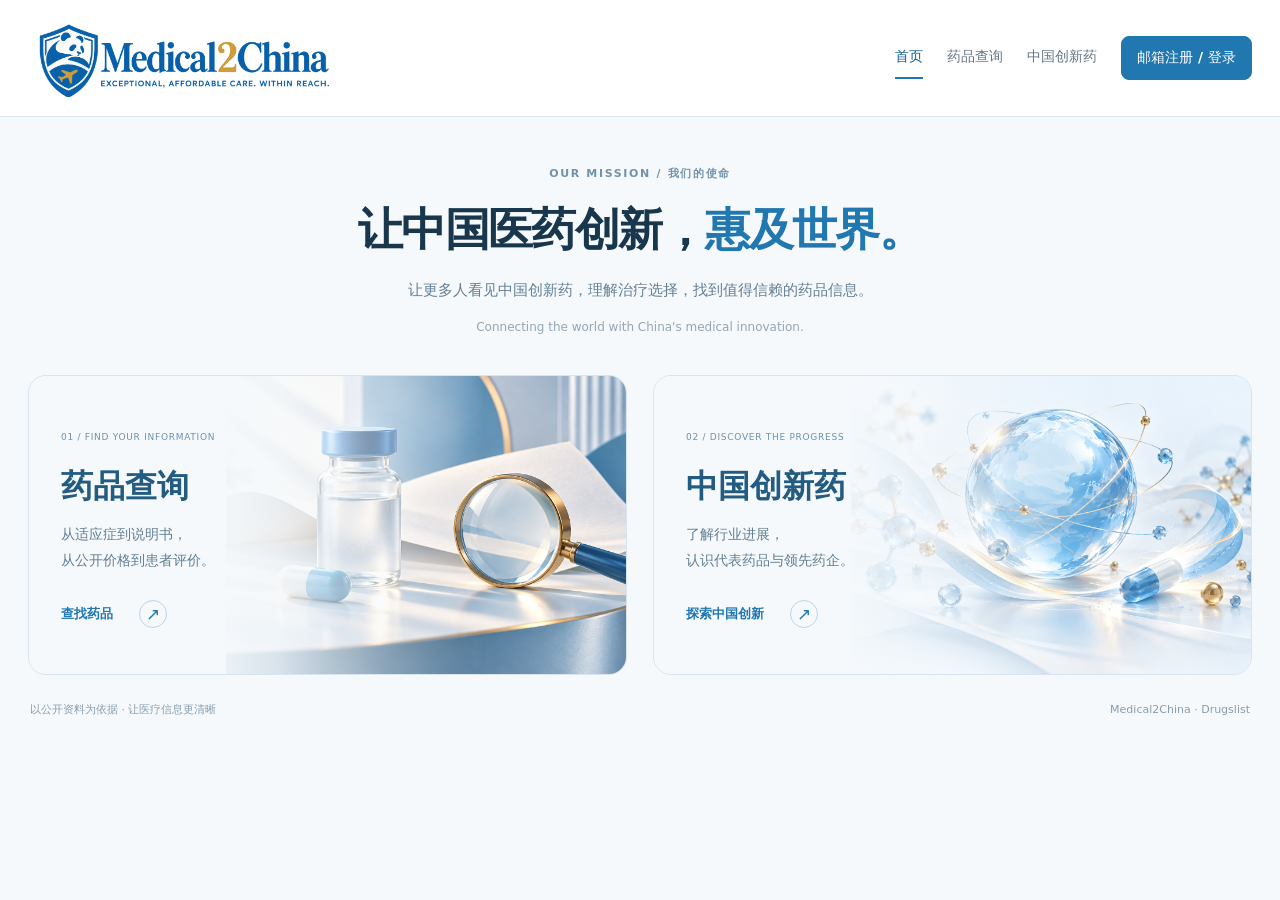
<file: index.html>
<!doctype html><html lang="zh-CN"><head><meta charset="utf-8"><meta name="viewport" content="width=device-width, initial-scale=1"><title>Medical2China · 让中国医药创新惠及世界</title><meta name="description" content="了解中国创新药，查询药品适应症、官方说明书与公开价格。让信息连接患者与更多治疗选择。"><link rel="stylesheet" href="assets/catalog.css"><link rel="stylesheet" href="assets/home.css"><script src="assets/home.js"></script></head><body class="home-page">
<header class="site-header"><div class="header-top"><a class="brand-home" href="./" aria-label="Medical2China 首页"><img class="brand-logo" src="assets/medical2china-logo.png" alt="Medical2China · Exceptional, affordable care. Within reach." width="336" height="84"></a><nav class="site-nav" aria-label="网站导航"><a href="./" aria-current="page">首页</a><a href="drugs.html">药品查询</a><a href="innovation.html">中国创新药</a></nav><a class="btn primary home-member" href="drugs.html?join=1">邮箱注册 / 登录</a></div></header>
<main class="home-main"><section class="mission"><span class="eyebrow">OUR MISSION / 我们的使命</span><h1>让中国医药创新，<em>惠及世界。</em></h1><p>让更多人看见中国创新药，理解治疗选择，找到值得信赖的药品信息。</p><span class="mission-en">Connecting the world with China's medical innovation.</span></section>
<section class="destination-grid" aria-label="选择探索方向"><a class="destination" href="drugs.html"><div class="destination-copy"><span class="destination-label">01 / FIND YOUR INFORMATION</span><h2>药品查询</h2><p>从适应症到说明书，<br>从公开价格到患者评价。</p><span class="destination-action">查找药品 <b>↗</b></span></div><img src="assets/medicine-library.png" alt="" width="768" height="512"></a><a class="destination innovation-destination" href="innovation.html"><div class="destination-copy"><span class="destination-label">02 / DISCOVER THE PROGRESS</span><h2>中国创新药</h2><p>了解行业进展，<br>认识代表药品与领先药企。</p><span class="destination-action">探索中国创新 <b>↗</b></span></div><img src="assets/innovation-world.png" alt="" width="768" height="512"></a></section>
<div class="home-footnote"><span>以公开资料为依据 · 让医疗信息更清晰</span><span>Medical2China · Drugslist</span></div></main></body></html>
</file>
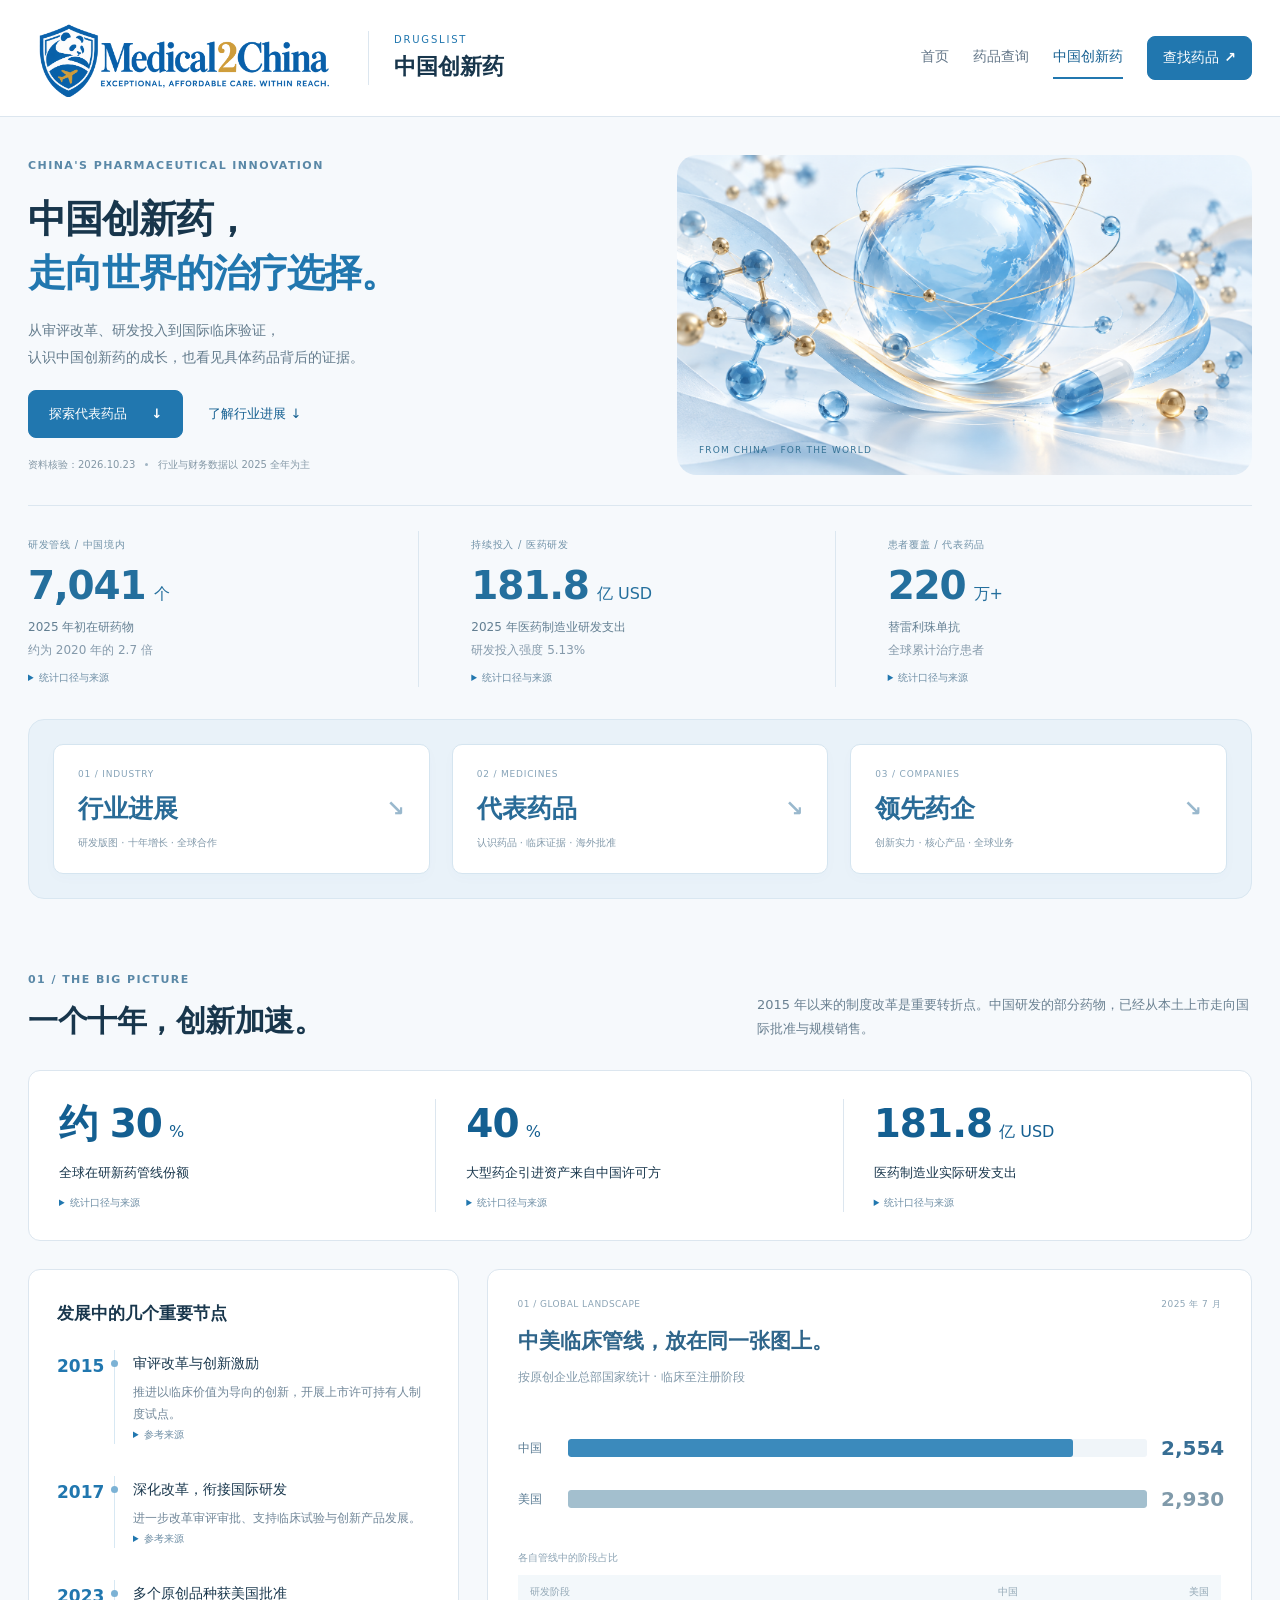
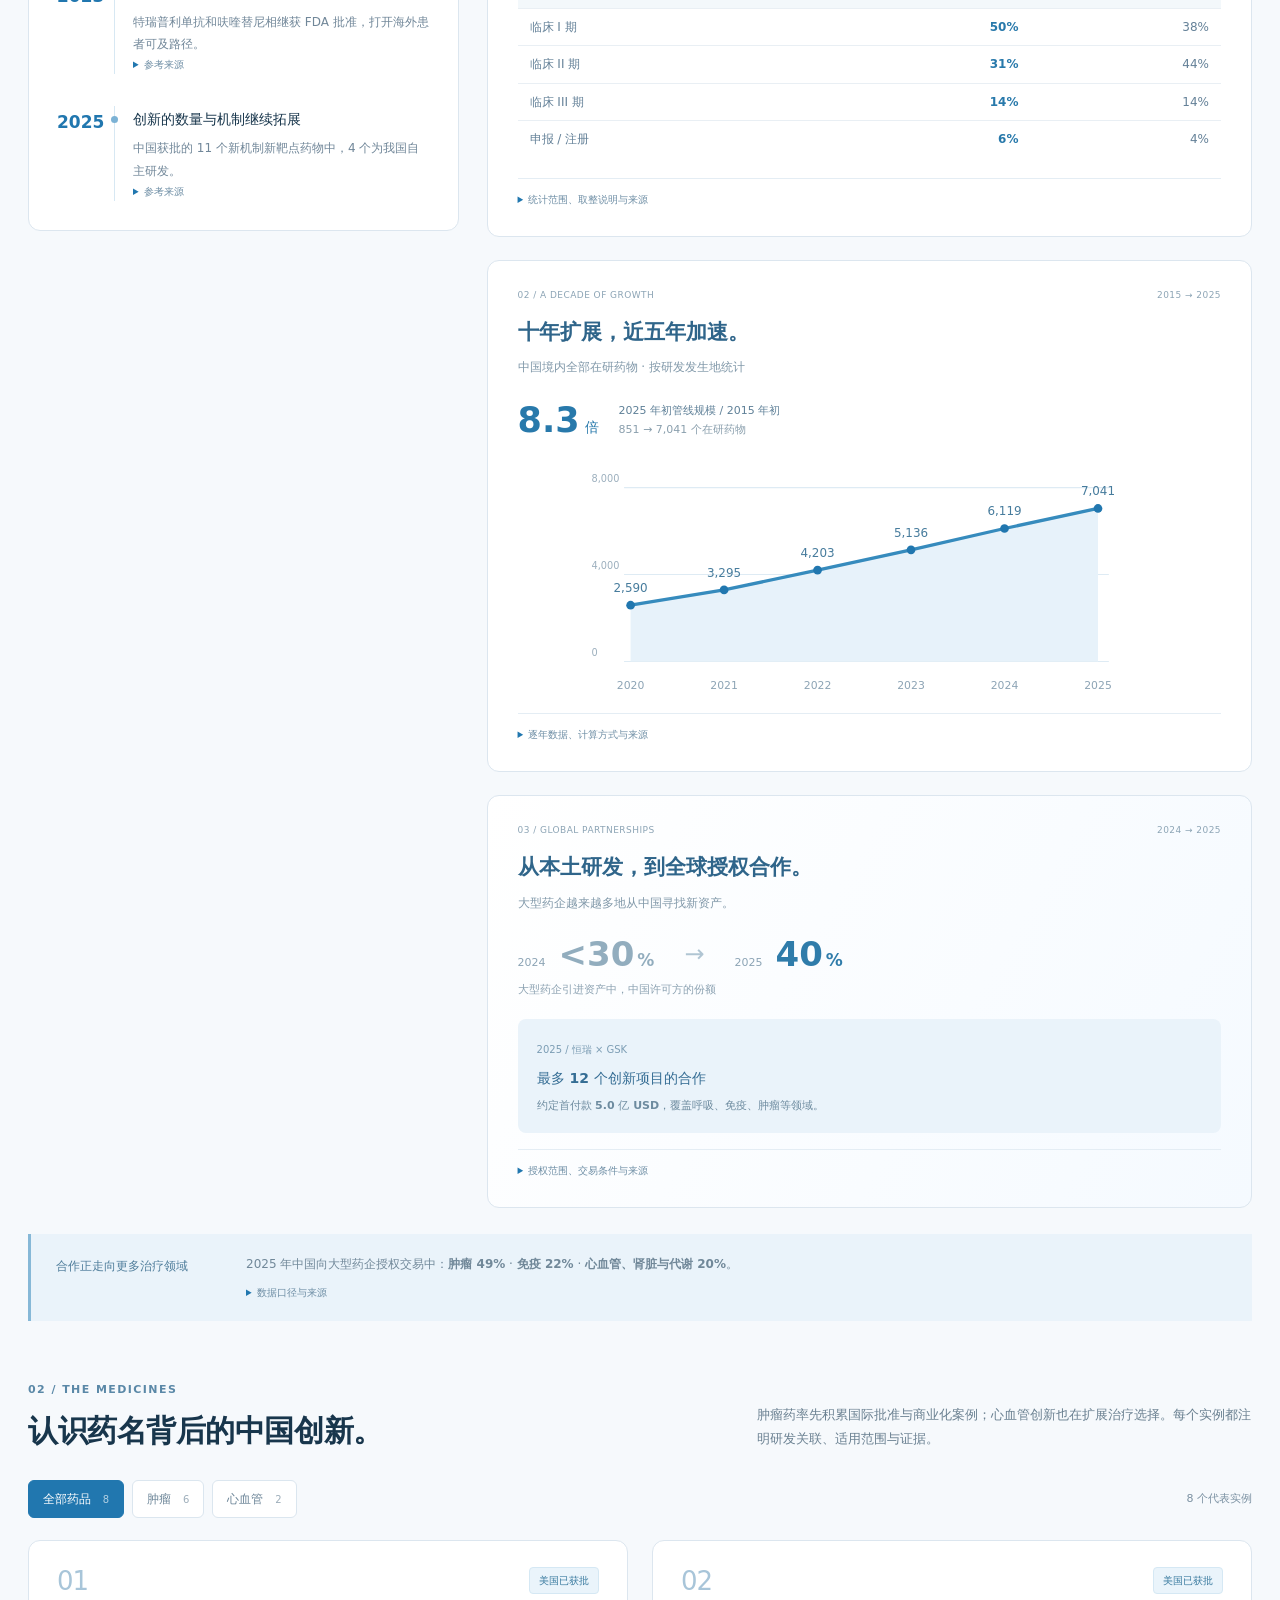
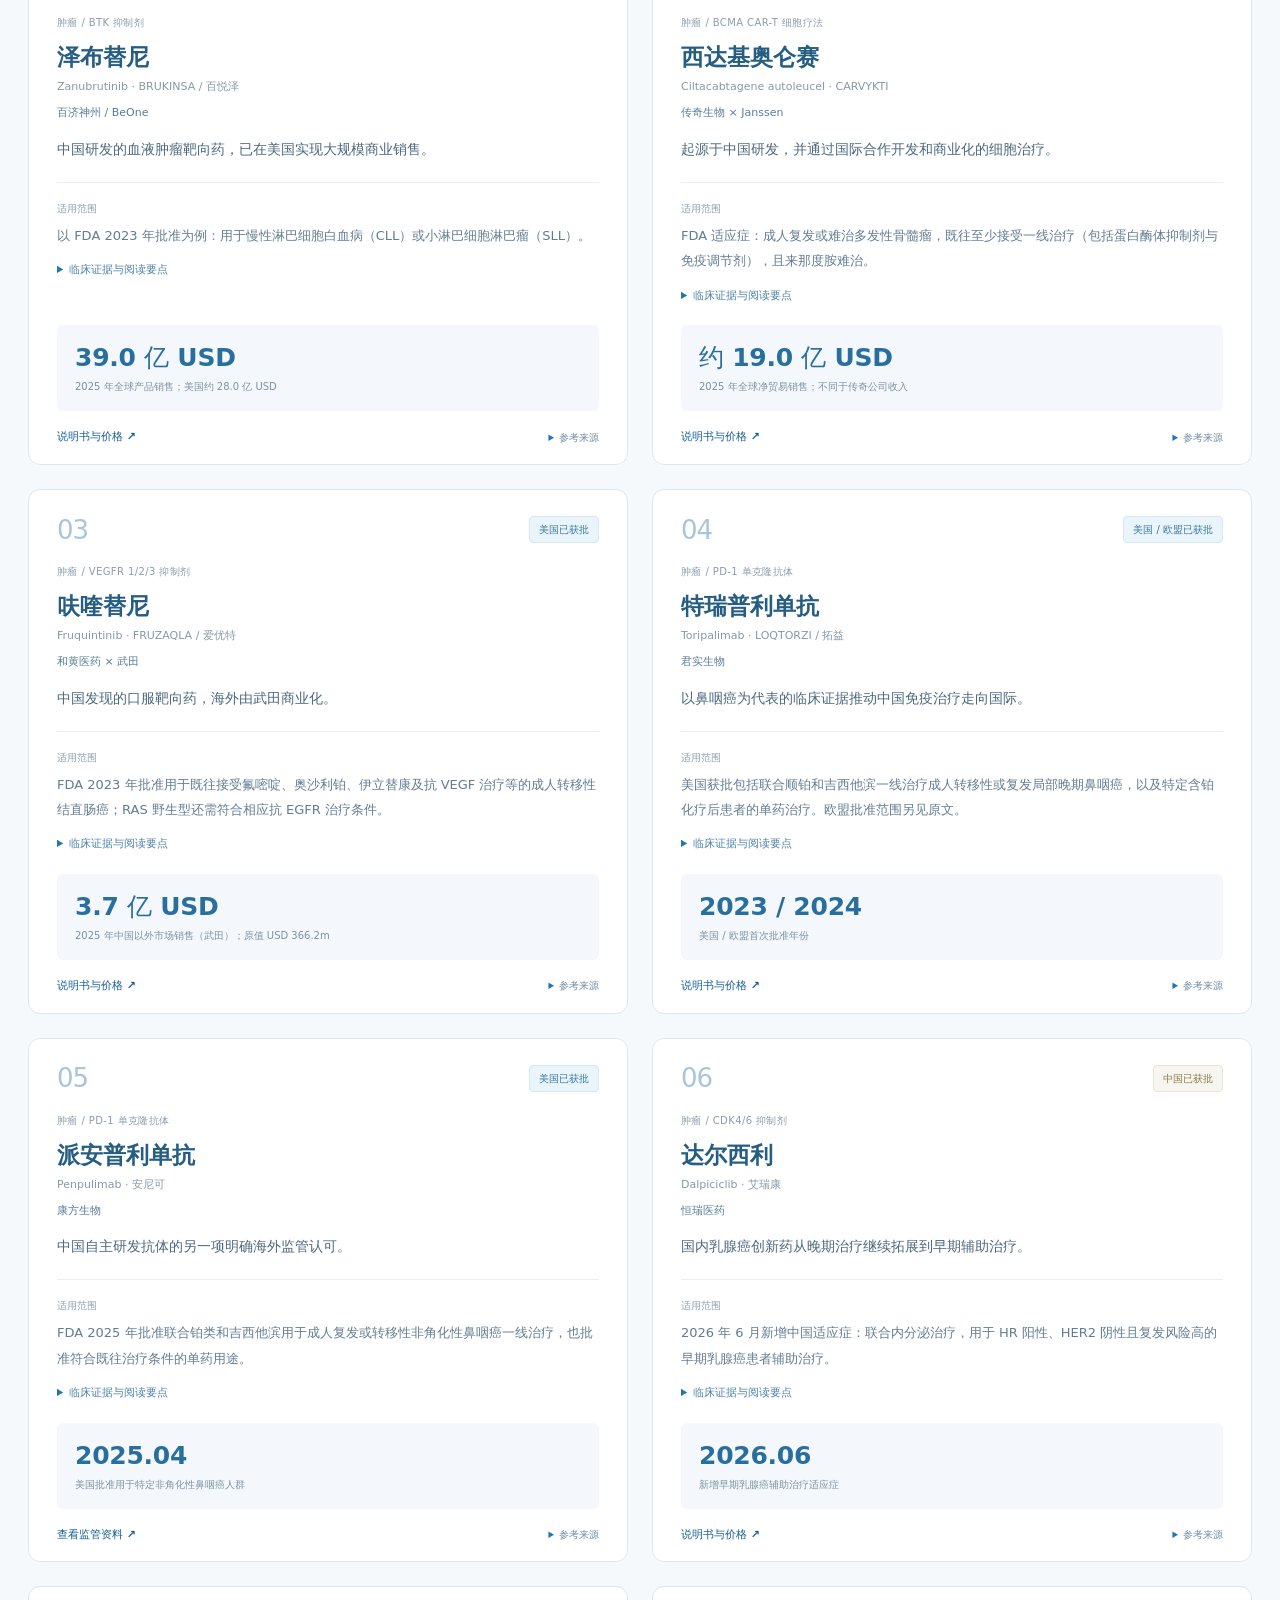
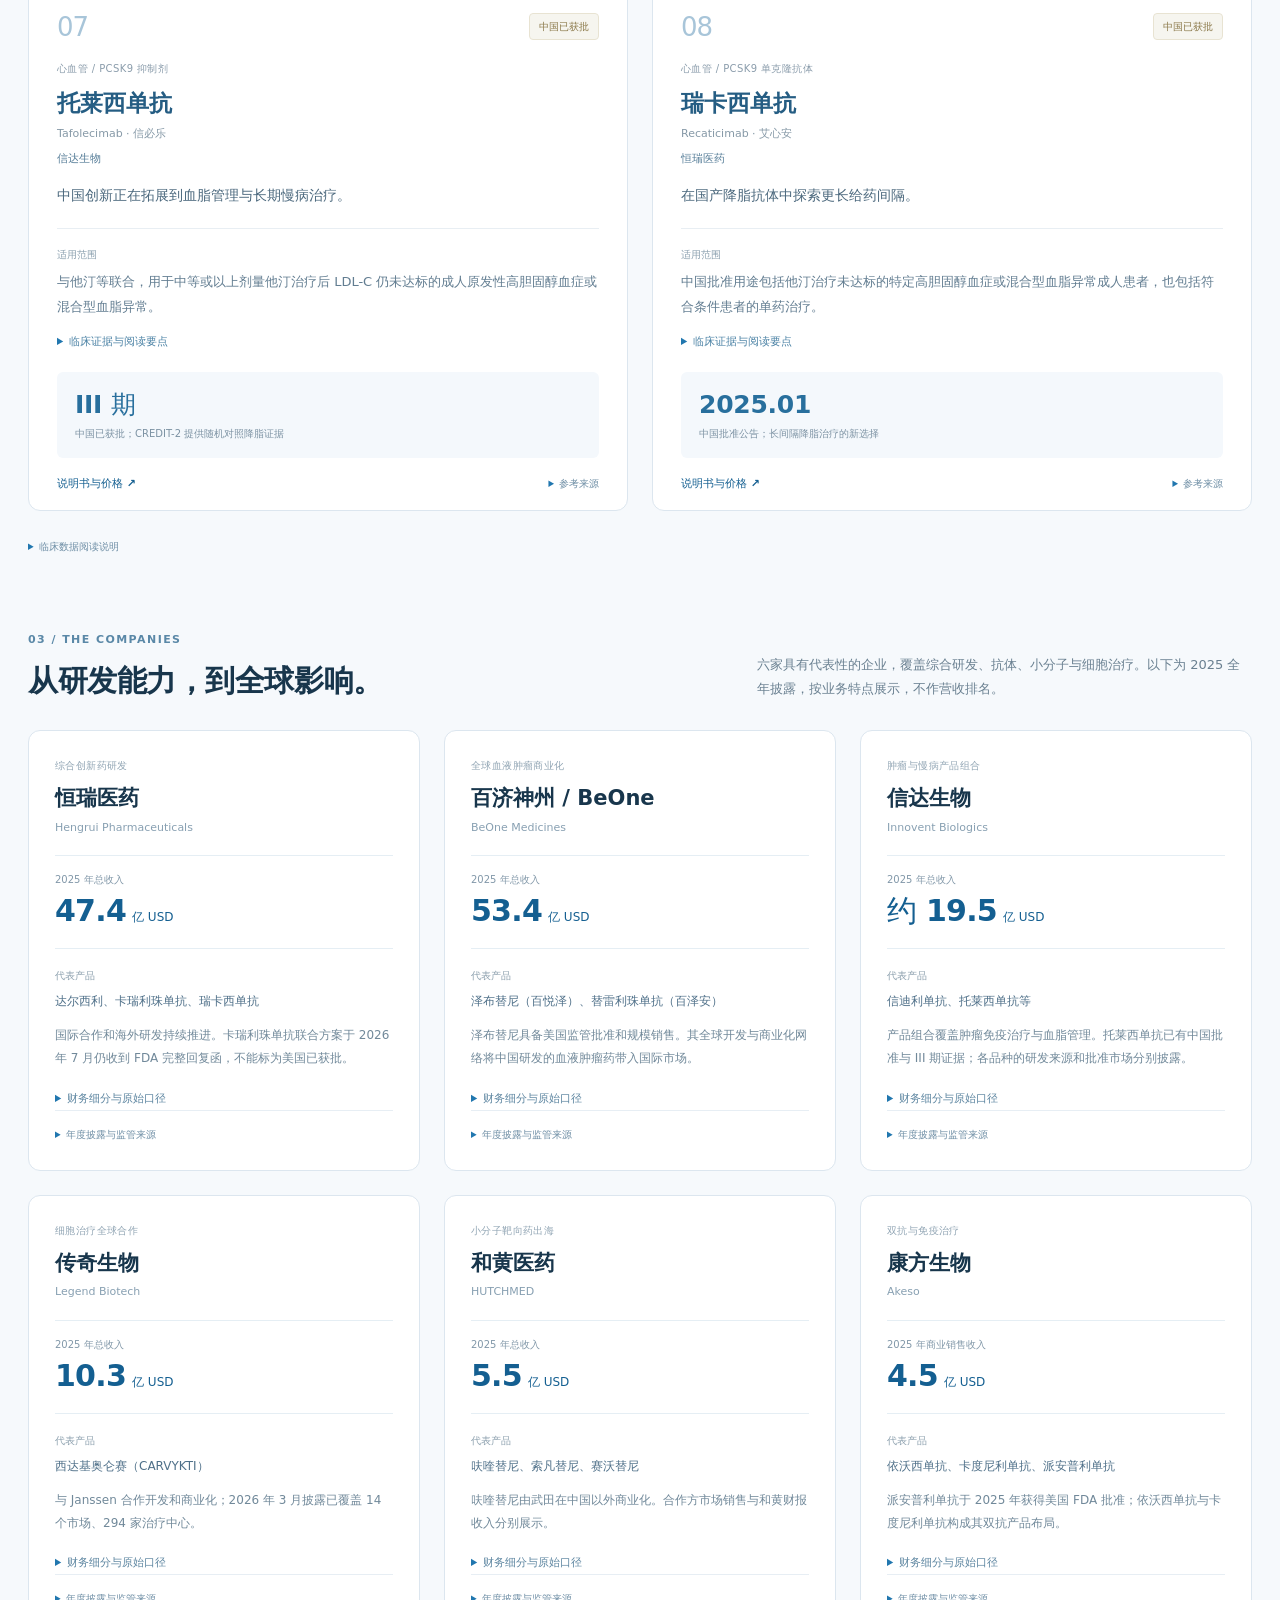
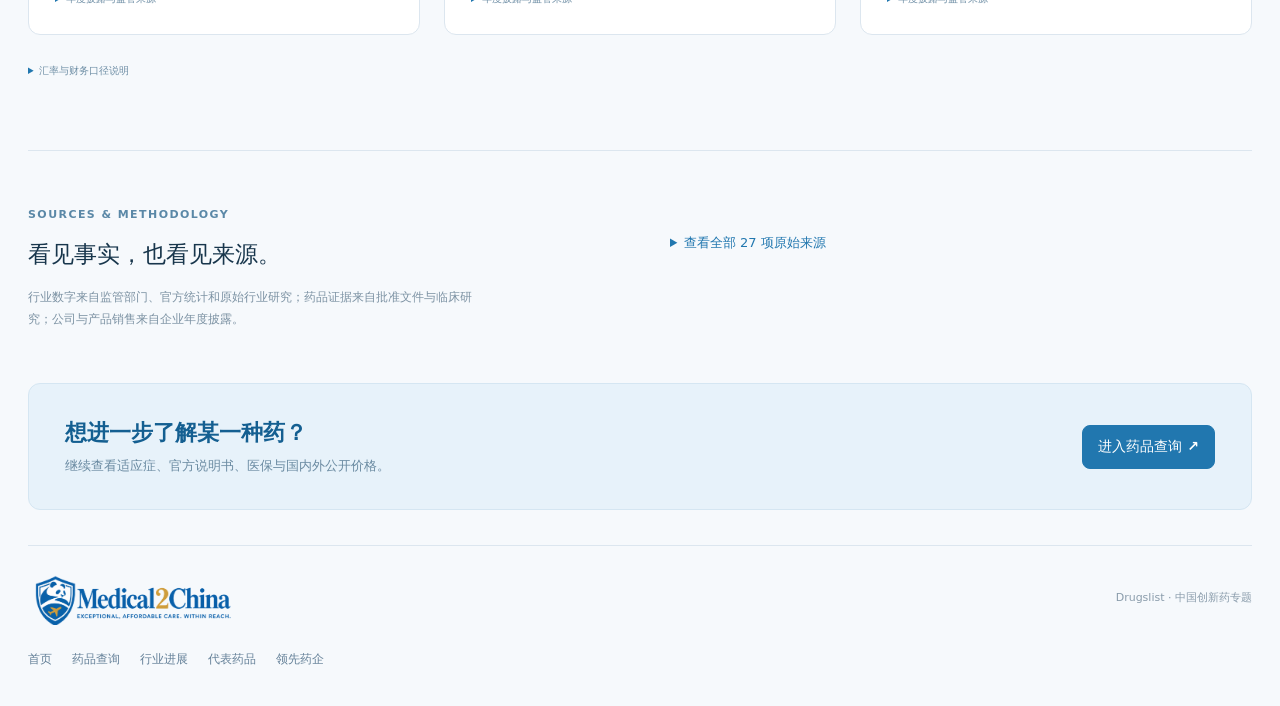
<file: innovation.html>
<!doctype html>
<html lang="zh-CN"><head><meta charset="utf-8"><meta name="viewport" content="width=device-width, initial-scale=1"><title>中国创新药 · Medical2China Drugslist</title><meta name="description" content="从行业进展、代表药品到领先药企，了解中国创新药的临床证据、海外批准与全球商业化。"><link rel="stylesheet" href="assets/catalog.css"><link rel="stylesheet" href="assets/innovation.css"></head>
<body class="innovation-page"><header class="site-header"><div class="header-top"><div class="brand-lockup"><a class="brand-home" href="./" aria-label="Medical2China 首页"><img class="brand-logo" src="assets/medical2china-logo.png" alt="Medical2China · Exceptional, affordable care. Within reach." width="336" height="84"></a><div class="brand-section"><span>DRUGSLIST</span><strong>中国创新药</strong></div></div><nav class="site-nav" aria-label="网站导航"><a href="./">首页</a><a href="drugs.html">药品查询</a><a href="innovation.html" aria-current="page">中国创新药</a></nav><a class="btn primary header-action" href="drugs.html">查找药品 ↗</a></div></header>
<main class="innovation-main">
<section class="innovation-hero" aria-labelledby="pageTitle"><div class="hero-copy"><span class="eyebrow">CHINA'S PHARMACEUTICAL INNOVATION</span><h1 id="pageTitle">中国创新药，<br><em>走向世界的治疗选择。</em></h1><p>从审评改革、研发投入到国际临床验证，<br class="desktop-break">认识中国创新药的成长，也看见具体药品背后的证据。</p><div class="hero-links"><a class="btn primary" href="#medicines">探索代表药品 <span>↓</span></a><a href="#industry">了解行业进展 ↓</a></div><div class="edition">资料核验：2026.10.23 <i></i> 行业与财务数据以 2025 全年为主</div></div><div class="hero-art"><img src="assets/innovation-world.png" alt="蓝色地球与分子连接的概念插图" width="768" height="512"><span>FROM CHINA · FOR THE WORLD</span></div></section>
<div class="impact-grid" aria-label="管线、研发与患者覆盖"><article><span class="impact-label">研发管线 / 中国境内</span><strong>7,041<small>个</small></strong><p>2025 年初在研药物<br><b>约为 2020 年的 2.7 倍</b></p><details class="reference-note"><summary>统计口径与来源</summary><p>Citeline 2025 国家趋势章节，按研发发生地统计，包含跨国研发；不是中国原研药数量。2020 年为 2,590 个。</p><details class="reference-note"><summary>参考来源</summary><p><a class="cite" href="https://www.citeline.com/-/media/C28F0B5022334A4EAC9B0DDDE55F5737" target="_blank" rel="noopener" aria-label="来源 24：Citeline：Pharma R&amp;D Annual Review 2025，图 15 / 17（国家在研管线）">[24]</a></p></details></details></article><article><span class="impact-label">持续投入 / 医药研发</span><strong>181.8<small>亿 USD</small></strong><p>2025 年医药制造业研发支出<br><b>研发投入强度 5.13%</b></p><details class="reference-note"><summary>统计口径与来源</summary><p>规模以上医药制造业口径，含创新药、仿制药与中药等。原值人民币 1,213.3 亿元，按 2026-10-22 本站参考汇率折算。</p><details class="reference-note"><summary>参考来源</summary><p><a class="cite" href="https://www.most.gov.cn/xxgk/xinxifenlei/fdzdgknr/kjtjbg/kjtj2026/202610/t20261016_197519.html" target="_blank" rel="noopener" aria-label="来源 4：三部门：2025 年全国科技经费投入统计公报，附表 1">[4]</a></p></details></details></article><article><span class="impact-label">患者覆盖 / 代表药品</span><strong>220<small>万+</small></strong><p>替雷利珠单抗<br><b>全球累计治疗患者</b></p><details class="reference-note"><summary>统计口径与来源</summary><p>企业于 2026-10-19 披露，含中国市场。该单药数据不代表治愈人数，也不代表全行业去重合计；公告未披露底层统计截止日及去重方法。</p><details class="reference-note"><summary>参考来源</summary><p><a class="cite" href="https://ir.beonemedicines.com/news/beone-medicines-highlights-rapidly-accelerating-solid-tumor-franchise-at-esmo-2026/72697026-675d-42d7-8e4d-de00838252bc" target="_blank" rel="noopener" aria-label="来源 25：BeOne：替雷利珠单抗全球累计治疗患者超过 220 万">[25]</a></p></details></details></article></div>
<nav class="section-nav" aria-label="页面章节"><a href="#industry"><small>01 / INDUSTRY</small><strong>行业进展 <span>↘</span></strong><p>研发版图 · 十年增长 · 全球合作</p></a><a href="#medicines"><small>02 / MEDICINES</small><strong>代表药品 <span>↘</span></strong><p>认识药品 · 临床证据 · 海外批准</p></a><a href="#companies"><small>03 / COMPANIES</small><strong>领先药企 <span>↘</span></strong><p>创新实力 · 核心产品 · 全球业务</p></a></nav>
<section id="industry" class="editorial-section"><div class="section-title"><div><span class="eyebrow">01 / THE BIG PICTURE</span><h2>一个十年，创新加速。</h2></div><p>2015 年以来的制度改革是重要转折点。中国研发的部分药物，已经从本土上市走向国际批准与规模销售。</p></div>
<div class="industry-metrics"><article><strong>约 30<small>%</small></strong><h3>全球在研新药管线份额</h3><details class="reference-note"><summary>统计口径与来源</summary><p>官方 2025 年行业说明：中国约占全球 30%，位居第二。这是研发规模指标。</p><details class="reference-note"><summary>参考来源</summary><p><a class="cite" href="https://www.nhsa.gov.cn/art/2026/1/18/art_14_19392.html" target="_blank" rel="noopener" aria-label="来源 3：国家药监局：2025 年创新药发展与批准情况（国家医保局刊载）">[3]</a></p></details></details></article><article><strong>40<small>%</small></strong><h3>大型药企引进资产来自中国许可方</h3><details class="reference-note"><summary>统计口径与来源</summary><p>IQVIA 对 2025 年交易的统计，2024 年不足 30%；不是全球全部药品或销售额占比。</p><details class="reference-note"><summary>参考来源</summary><p><a class="cite" href="https://www.iqvia.com/locations/emea/blogs/2026/01/biopharma-m-and-a-outlook-for-2026" target="_blank" rel="noopener" aria-label="来源 5：IQVIA：Biopharma M&amp;A — Outlook for 2026">[5]</a></p></details></details></article><article><strong>181.8<small>亿 USD</small></strong><h3>医药制造业实际研发支出</h3><details class="reference-note"><summary>统计口径与来源</summary><p>2025 年规模以上企业口径，涵盖全医药制造业。投入强度为 5.13%。人民币原值按 2026-10-22 参考汇率折算。</p><details class="reference-note"><summary>参考来源</summary><p><a class="cite" href="https://www.most.gov.cn/xxgk/xinxifenlei/fdzdgknr/kjtjbg/kjtj2026/202610/t20261016_197519.html" target="_blank" rel="noopener" aria-label="来源 4：三部门：2025 年全国科技经费投入统计公报，附表 1">[4]</a></p></details></details></article></div>
<div class="industry-split"><article class="timeline-block"><h3>发展中的几个重要节点</h3><ol class="timeline"><li><span>2015</span><div><h4>审评改革与创新激励</h4><p>推进以临床价值为导向的创新，开展上市许可持有人制度试点。</p><details class="reference-note"><summary>参考来源</summary><p><a class="cite" href="https://www.audit.gov.cn/n4/n18/c73974/content.html" target="_blank" rel="noopener" aria-label="来源 1：国务院：2015 年药品医疗器械审评审批制度改革意见">[1]</a></p></details></div></li><li><span>2017</span><div><h4>深化改革，衔接国际研发</h4><p>进一步改革审评审批、支持临床试验与创新产品发展。</p><details class="reference-note"><summary>参考来源</summary><p><a class="cite" href="https://app.www.gov.cn/govdata/gov/201710/08/413100/article.html" target="_blank" rel="noopener" aria-label="来源 2：国务院：2017 年深化审评审批制度改革、鼓励创新的意见">[2]</a></p></details></div></li><li><span>2023</span><div><h4>多个原创品种获美国批准</h4><p>特瑞普利单抗和呋喹替尼相继获 FDA 批准，打开海外患者可及路径。</p><details class="reference-note"><summary>参考来源</summary><p><a class="cite" href="https://www.fda.gov/drugs/resources-information-approved-drugs/fda-approves-toripalimab-tpzi-nasopharyngeal-carcinoma" target="_blank" rel="noopener" aria-label="来源 9：FDA：特瑞普利单抗批准公告及 JUPITER-02 结果">[9]</a> <a class="cite" href="https://www.fda.gov/drugs/resources-information-approved-drugs/fda-approves-fruquintinib-refractory-metastatic-colorectal-cancer" target="_blank" rel="noopener" aria-label="来源 8：FDA：呋喹替尼批准公告及 FRESCO-2 结果">[8]</a></p></details></div></li><li><span>2025</span><div><h4>创新的数量与机制继续拓展</h4><p>中国获批的 11 个新机制新靶点药物中，4 个为我国自主研发。</p><details class="reference-note"><summary>参考来源</summary><p><a class="cite" href="https://www.nhsa.gov.cn/art/2026/1/18/art_14_19392.html" target="_blank" rel="noopener" aria-label="来源 3：国家药监局：2025 年创新药发展与批准情况（国家医保局刊载）">[3]</a></p></details></div></li></ol></article><div class="industry-explain"><article class="insight-card"><div class="insight-heading"><span>01 / GLOBAL LANDSCAPE</span><span>2025 年 7 月</span></div><h3>中美临床管线，放在同一张图上。</h3><p class="insight-lead">按原创企业总部国家统计 · 临床至注册阶段</p><div class="country-chart" role="img" aria-label="2025年7月中国来源临床至注册管线2554个，美国2930个"><div class="country-row"><span>中国</span><div><i style="width:87.17%"></i></div><b>2,554</b></div><div class="country-row us"><span>美国</span><div><i style="width:100%"></i></div><b>2,930</b></div></div><table class="stage-table"><caption>各自管线中的阶段占比</caption><thead><tr><th scope="col">研发阶段</th><th scope="col">中国</th><th scope="col">美国</th></tr></thead><tbody><tr><th scope="row">临床 I 期</th><td>50%</td><td>38%</td></tr><tr><th scope="row">临床 II 期</th><td>31%</td><td>44%</td></tr><tr><th scope="row">临床 III 期</th><td>14%</td><td>14%</td></tr><tr><th scope="row">申报 / 注册</th><td>6%</td><td>4%</td></tr></tbody></table><details class="reference-note"><summary>统计范围、取整说明与来源</summary><p>JPMA 医药产业政策研究所对 Citeline 数据库的原始分析，图 1–2。按原创企业总部国家归属，仅包括在美、日、欧、中至少一地处于临床 I–III 期、Pre-registration 或 Registered 的成分，不含临床前和已上市。占比已取整，中国各阶段相加为 101%；不据此反推精确数量。<a class="cite" href="https://www.jpma.or.jp/opir/news/076/c11ljr00000006cs-att/76_2.pdf" target="_blank" rel="noopener" aria-label="来源 27：JPMA 医药产业政策研究所：原创企业来源国临床管线，图 1–2（印刷页 12–13）">[27]</a></p><p>本图的来源国、阶段范围与下方“按研发发生地”的总在研趋势不同，不能拼接计算或直接比较。“首次上市新活性物质”排名同样不能推导全部管线已经超过美国。<a class="cite" href="https://citeline.com/rd26/" target="_blank" rel="noopener" aria-label="来源 6：Citeline：Pharma R&amp;D Annual Review 2026">[6]</a></p></details></article>
<article class="insight-card"><div class="insight-heading"><span>02 / A DECADE OF GROWTH</span><span>2015 → 2025</span></div><h3>十年扩展，近五年加速。</h3><p class="insight-lead">中国境内全部在研药物 · 按研发发生地统计</p><div class="growth-highlight"><strong>8.3<small>倍</small></strong><p>2025 年初管线规模 / 2015 年初<br><span>851 → 7,041 个在研药物</span></p></div><svg class="pipeline-chart" viewBox="0 0 520 230" role="img" aria-label="中国境内在研药物从2020年2590个增至2025年7041个"><title>中国境内在研药物，2020—2025</title><line x1="34" y1="190.0" x2="480" y2="190.0" stroke="#deebf4"/><text x="4" y="185.0" class="axis-label">0</text><line x1="34" y1="110.0" x2="480" y2="110.0" stroke="#deebf4"/><text x="4" y="105.0" class="axis-label">4,000</text><line x1="34" y1="30.0" x2="480" y2="30.0" stroke="#deebf4"/><text x="4" y="25.0" class="axis-label">8,000</text><path d="M40,190 L40,138.2 L126,124.1 L212,105.94 L298,87.28 L384,67.62 L470,49.18000000000001 L470,190Z" fill="#e7f2fa"/><polyline points="40,138.2 126,124.1 212,105.94 298,87.28 384,67.62 470,49.18000000000001" fill="none" stroke="#368bbd" stroke-width="3"/><circle cx="40" cy="138.2" r="4" fill="#2177af"/><text x="40" y="126.19999999999999" text-anchor="middle" class="point-label">2,590</text><text x="40" y="215" text-anchor="middle" class="year-label">2020</text><circle cx="126" cy="124.1" r="4" fill="#2177af"/><text x="126" y="112.1" text-anchor="middle" class="point-label">3,295</text><text x="126" y="215" text-anchor="middle" class="year-label">2021</text><circle cx="212" cy="105.94" r="4" fill="#2177af"/><text x="212" y="93.94" text-anchor="middle" class="point-label">4,203</text><text x="212" y="215" text-anchor="middle" class="year-label">2022</text><circle cx="298" cy="87.28" r="4" fill="#2177af"/><text x="298" y="75.28" text-anchor="middle" class="point-label">5,136</text><text x="298" y="215" text-anchor="middle" class="year-label">2023</text><circle cx="384" cy="67.62" r="4" fill="#2177af"/><text x="384" y="55.620000000000005" text-anchor="middle" class="point-label">6,119</text><text x="384" y="215" text-anchor="middle" class="year-label">2024</text><circle cx="470" cy="49.18000000000001" r="4" fill="#2177af"/><text x="470" y="37.18000000000001" text-anchor="middle" class="point-label">7,041</text><text x="470" y="215" text-anchor="middle" class="year-label">2025</text></svg><details class="reference-note"><summary>逐年数据、计算方式与来源</summary><p>按研发发生地统计。2020—2025 年规模由 2,590 增至 7,041，约为 2.7 倍（增长 171.9%）；十年规模为 8.3 倍（增长 727.4%），并非“增加了 8.3 倍”。</p><details class="reference-note"><summary>参考来源</summary><p><a class="cite" href="https://www.citeline.com/-/media/C28F0B5022334A4EAC9B0DDDE55F5737" target="_blank" rel="noopener" aria-label="来源 24：Citeline：Pharma R&amp;D Annual Review 2025，图 15 / 17（国家在研管线）">[24]</a></p></details><table class="pipeline-data"><thead><tr><th>年份</th><th>中国境内在研药物</th></tr></thead><tbody><tr><td>2015</td><td>851</td></tr><tr><td>2020</td><td>2,590</td></tr><tr><td>2021</td><td>3,295</td></tr><tr><td>2022</td><td>4,203</td></tr><tr><td>2023</td><td>5,136</td></tr><tr><td>2024</td><td>6,119</td></tr><tr><td>2025</td><td>7,041</td></tr></tbody></table></details></article>
<article class="insight-card licensing-card"><div class="insight-heading"><span>03 / GLOBAL PARTNERSHIPS</span><span>2024 → 2025</span></div><h3>从本土研发，到全球授权合作。</h3><p class="insight-lead">大型药企越来越多地从中国寻找新资产。</p><div class="license-growth"><div><small>2024</small><strong>&lt;30<em>%</em></strong></div><span>→</span><div><small>2025</small><strong>40<em>%</em></strong></div></div><p class="license-caption">大型药企引进资产中，中国许可方的份额</p><div class="deal-example"><span>2025 / 恒瑞 × GSK</span><h4>最多 12 个创新项目的合作</h4><p>约定首付款 <b>5.0 亿 USD</b>，覆盖呼吸、免疫、肿瘤等领域。</p></div><details class="reference-note"><summary>授权范围、交易条件与来源</summary><p>份额来自 IQVIA 2025 交易分析。跨境许可通常授予特定地区的研发与商业化权益，反映合作方对资产的选择，不代表候选药已获批或疗效已获证明。</p><details class="reference-note"><summary>参考来源</summary><p><a class="cite" href="https://www.iqvia.com/locations/emea/blogs/2026/01/biopharma-m-and-a-outlook-for-2026" target="_blank" rel="noopener" aria-label="来源 5：IQVIA：Biopharma M&amp;A — Outlook for 2026">[5]</a></p></details><p>GSK—恒瑞协议含首付款 5.0 亿 USD；若全部项目选择权和里程碑条件达成，未来里程碑最高约 120.0 亿 USD，另有销售分成。潜在里程碑不是已到账收入。</p><details class="reference-note"><summary>参考来源</summary><p><a class="cite" href="https://www.gsk.com/en-gb/media/press-releases/gsk-and-hengrui-pharma-enter-agreements/" target="_blank" rel="noopener" aria-label="来源 26：GSK：与恒瑞签订最多 12 个项目的合作协议">[26]</a></p></details></details></article></div></div>
<div class="transition-note"><span>合作正走向更多治疗领域</span><div><p>2025 年中国向大型药企授权交易中：<b>肿瘤 49%</b> · <b>免疫 22%</b> · <b>心血管、肾脏与代谢 20%</b>。</p><details class="reference-note"><summary>数据口径与来源</summary><p>IQVIA 统计的交易领域分布，心血管、肾脏与代谢包含肥胖；不是药品上市或全球销售份额。</p><details class="reference-note"><summary>参考来源</summary><p><a class="cite" href="https://www.iqvia.com/locations/emea/blogs/2026/01/biopharma-m-and-a-outlook-for-2026" target="_blank" rel="noopener" aria-label="来源 5：IQVIA：Biopharma M&amp;A — Outlook for 2026">[5]</a></p></details></details></div></div></section>
<section id="medicines" class="editorial-section"><div class="section-title"><div><span class="eyebrow">02 / THE MEDICINES</span><h2>认识药名背后的中国创新。</h2></div><p>肿瘤药率先积累国际批准与商业化案例；心血管创新也在扩展治疗选择。每个实例都注明研发关联、适用范围与证据。</p></div><div class="medicine-toolbar"><div class="medicine-filters" role="group" aria-label="筛选代表药品"><button class="active" data-field="all" aria-pressed="true">全部药品 <span>8</span></button><button data-field="肿瘤" aria-pressed="false">肿瘤 <span>6</span></button><button data-field="心血管" aria-pressed="false">心血管 <span>2</span></button></div><span id="medicineCount" role="status" aria-live="polite">8 个代表实例</span></div><div class="featured-drugs"><article class="feature-drug" data-therapy="肿瘤" aria-label="泽布替尼"><div class="feature-drug-top"><span class="feature-number">01</span><span class="market-status ">美国已获批</span></div><span class="drug-category">肿瘤 / BTK 抑制剂</span><h3>泽布替尼</h3><p class="drug-global-name">Zanubrutinib · BRUKINSA / 百悦泽</p><p class="origin-company">百济神州 / BeOne</p><p class="drug-story">中国研发的血液肿瘤靶向药，已在美国实现大规模商业销售。</p><div class="drug-evidence"><div><h4>适用范围</h4><p>以 FDA 2023 年批准为例：用于慢性淋巴细胞白血病（CLL）或小淋巴细胞淋巴瘤（SLL）。</p></div><details><summary>临床证据与阅读要点</summary><p>批准依据包括 SEQUOIA 与 ALPINE 随机对照研究，具体适用人群与风险见监管资料。</p><a class="cite" href="https://www.fda.gov/drugs/resources-information-approved-drugs/fda-approves-zanubrutinib-chronic-lymphocytic-leukemia-or-small-lymphocytic-lymphoma" target="_blank" rel="noopener" aria-label="来源 7：FDA：泽布替尼 CLL/SLL 批准公告">[7]</a> <a class="cite" href="https://ir.beonemedicines.com/news/beone-medicines-announces-fourth-quarter-and-full-year-2025-financial-results-highlighting-global-success-of/6559b41c-7beb-45ca-bc76-5e1c9cdb26cc" target="_blank" rel="noopener" aria-label="来源 17：BeOne：2025 第四季度及全年业绩">[17]</a></details></div><div class="drug-signal"><strong>39.0 亿 USD</strong><span>2025 年全球产品销售；美国约 28.0 亿 USD</span></div><div class="feature-drug-foot"><a class="catalog-link" href="drugs.html?drug=DL-4E01135DC8">说明书与价格 ↗</a><details class="reference-note"><summary>参考来源</summary><a class="cite" href="https://www.fda.gov/drugs/resources-information-approved-drugs/fda-approves-zanubrutinib-chronic-lymphocytic-leukemia-or-small-lymphocytic-lymphoma" target="_blank" rel="noopener" aria-label="来源 7：FDA：泽布替尼 CLL/SLL 批准公告">[7]</a> <a class="cite" href="https://ir.beonemedicines.com/news/beone-medicines-announces-fourth-quarter-and-full-year-2025-financial-results-highlighting-global-success-of/6559b41c-7beb-45ca-bc76-5e1c9cdb26cc" target="_blank" rel="noopener" aria-label="来源 17：BeOne：2025 第四季度及全年业绩">[17]</a></details></div></article><article class="feature-drug" data-therapy="肿瘤" aria-label="西达基奥仑赛"><div class="feature-drug-top"><span class="feature-number">02</span><span class="market-status ">美国已获批</span></div><span class="drug-category">肿瘤 / BCMA CAR-T 细胞疗法</span><h3>西达基奥仑赛</h3><p class="drug-global-name">Ciltacabtagene autoleucel · CARVYKTI</p><p class="origin-company">传奇生物 × Janssen</p><p class="drug-story">起源于中国研发，并通过国际合作开发和商业化的细胞治疗。</p><div class="drug-evidence"><div><h4>适用范围</h4><p>FDA 适应症：成人复发或难治多发性骨髓瘤，既往至少接受一线治疗（包括蛋白酶体抑制剂与免疫调节剂），且来那度胺难治。</p></div><details><summary>临床证据与阅读要点</summary><p>需由具备条件的医疗团队评估与实施；FDA 说明书包含严重不良反应的黑框警告。</p><a class="cite" href="https://www.fda.gov/vaccines-blood-biologics/cellular-gene-therapy-products/carvykti" target="_blank" rel="noopener" aria-label="来源 10：FDA：CARVYKTI 产品信息、批准历史与现行说明书">[10]</a> <a class="cite" href="https://investors.legendbiotech.com/node/9431/pdf" target="_blank" rel="noopener" aria-label="来源 19：传奇生物：2025 全年业绩">[19]</a></details></div><div class="drug-signal"><strong>约 19.0 亿 USD</strong><span>2025 年全球净贸易销售；不同于传奇公司收入</span></div><div class="feature-drug-foot"><a class="catalog-link" href="drugs.html?drug=DL-95372CF593">说明书与价格 ↗</a><details class="reference-note"><summary>参考来源</summary><a class="cite" href="https://www.fda.gov/vaccines-blood-biologics/cellular-gene-therapy-products/carvykti" target="_blank" rel="noopener" aria-label="来源 10：FDA：CARVYKTI 产品信息、批准历史与现行说明书">[10]</a> <a class="cite" href="https://investors.legendbiotech.com/node/9431/pdf" target="_blank" rel="noopener" aria-label="来源 19：传奇生物：2025 全年业绩">[19]</a></details></div></article><article class="feature-drug" data-therapy="肿瘤" aria-label="呋喹替尼"><div class="feature-drug-top"><span class="feature-number">03</span><span class="market-status ">美国已获批</span></div><span class="drug-category">肿瘤 / VEGFR 1/2/3 抑制剂</span><h3>呋喹替尼</h3><p class="drug-global-name">Fruquintinib · FRUZAQLA / 爱优特</p><p class="origin-company">和黄医药 × 武田</p><p class="drug-story">中国发现的口服靶向药，海外由武田商业化。</p><div class="drug-evidence"><div><h4>适用范围</h4><p>FDA 2023 年批准用于既往接受氟嘧啶、奥沙利铂、伊立替康及抗 VEGF 治疗等的成人转移性结直肠癌；RAS 野生型还需符合相应抗 EGFR 治疗条件。</p></div><details><summary>临床证据与阅读要点</summary><p>FRESCO-2 中，呋喹替尼 + 最佳支持治疗的中位总生存期为 7.4 个月，安慰剂 + 最佳支持治疗为 4.8 个月。</p><a class="cite" href="https://www.fda.gov/drugs/resources-information-approved-drugs/fda-approves-fruquintinib-refractory-metastatic-colorectal-cancer" target="_blank" rel="noopener" aria-label="来源 8：FDA：呋喹替尼批准公告及 FRESCO-2 结果">[8]</a> <a class="cite" href="https://www.hutch-med.com/2025-full-year-results/" target="_blank" rel="noopener" aria-label="来源 18：和黄医药：2025 全年业绩">[18]</a></details></div><div class="drug-signal"><strong>3.7 亿 USD</strong><span>2025 年中国以外市场销售（武田）；原值 USD 366.2m</span></div><div class="feature-drug-foot"><a class="catalog-link" href="drugs.html?drug=DL-42482FD7C9">说明书与价格 ↗</a><details class="reference-note"><summary>参考来源</summary><a class="cite" href="https://www.fda.gov/drugs/resources-information-approved-drugs/fda-approves-fruquintinib-refractory-metastatic-colorectal-cancer" target="_blank" rel="noopener" aria-label="来源 8：FDA：呋喹替尼批准公告及 FRESCO-2 结果">[8]</a> <a class="cite" href="https://www.hutch-med.com/2025-full-year-results/" target="_blank" rel="noopener" aria-label="来源 18：和黄医药：2025 全年业绩">[18]</a></details></div></article><article class="feature-drug" data-therapy="肿瘤" aria-label="特瑞普利单抗"><div class="feature-drug-top"><span class="feature-number">04</span><span class="market-status ">美国 / 欧盟已获批</span></div><span class="drug-category">肿瘤 / PD-1 单克隆抗体</span><h3>特瑞普利单抗</h3><p class="drug-global-name">Toripalimab · LOQTORZI / 拓益</p><p class="origin-company">君实生物</p><p class="drug-story">以鼻咽癌为代表的临床证据推动中国免疫治疗走向国际。</p><div class="drug-evidence"><div><h4>适用范围</h4><p>美国获批包括联合顺铂和吉西他滨一线治疗成人转移性或复发局部晚期鼻咽癌，以及特定含铂化疗后患者的单药治疗。欧盟批准范围另见原文。</p></div><details><summary>临床证据与阅读要点</summary><p>FDA 公布的 JUPITER-02 分析：联合方案中位无进展生存期 11.7 个月，对照化疗方案 8.0 个月；限对应研究人群。</p><a class="cite" href="https://www.fda.gov/drugs/resources-information-approved-drugs/fda-approves-toripalimab-tpzi-nasopharyngeal-carcinoma" target="_blank" rel="noopener" aria-label="来源 9：FDA：特瑞普利单抗批准公告及 JUPITER-02 结果">[9]</a> <a class="cite" href="https://ec.europa.eu/health/documents/community-register/html/h1853.htm" target="_blank" rel="noopener" aria-label="来源 23：欧盟药品注册簿：LOQTORZI 的已批准适应症">[23]</a></details></div><div class="drug-signal"><strong>2023 / 2024</strong><span>美国 / 欧盟首次批准年份</span></div><div class="feature-drug-foot"><a class="catalog-link" href="drugs.html?drug=DL-4ABB2607D4">说明书与价格 ↗</a><details class="reference-note"><summary>参考来源</summary><a class="cite" href="https://www.fda.gov/drugs/resources-information-approved-drugs/fda-approves-toripalimab-tpzi-nasopharyngeal-carcinoma" target="_blank" rel="noopener" aria-label="来源 9：FDA：特瑞普利单抗批准公告及 JUPITER-02 结果">[9]</a> <a class="cite" href="https://ec.europa.eu/health/documents/community-register/html/h1853.htm" target="_blank" rel="noopener" aria-label="来源 23：欧盟药品注册簿：LOQTORZI 的已批准适应症">[23]</a></details></div></article><article class="feature-drug" data-therapy="肿瘤" aria-label="派安普利单抗"><div class="feature-drug-top"><span class="feature-number">05</span><span class="market-status ">美国已获批</span></div><span class="drug-category">肿瘤 / PD-1 单克隆抗体</span><h3>派安普利单抗</h3><p class="drug-global-name">Penpulimab · 安尼可</p><p class="origin-company">康方生物</p><p class="drug-story">中国自主研发抗体的另一项明确海外监管认可。</p><div class="drug-evidence"><div><h4>适用范围</h4><p>FDA 2025 年批准联合铂类和吉西他滨用于成人复发或转移性非角化性鼻咽癌一线治疗，也批准符合既往治疗条件的单药用途。</p></div><details><summary>临床证据与阅读要点</summary><p>AK105-304 中位无进展生存期为 9.6 个月，对照组 7.0 个月；两组均使用相应化疗。不能与其他试验数字直接比较药物优劣。</p><a class="cite" href="https://www.fda.gov/drugs/resources-information-approved-drugs/fda-approves-penpulimab-kcqx-non-keratinizing-nasopharyngeal-carcinoma" target="_blank" rel="noopener" aria-label="来源 11：FDA：派安普利单抗批准公告">[11]</a> <a class="cite" href="https://www.akesobio.com/en/media/akeso-news/260327/" target="_blank" rel="noopener" aria-label="来源 20：康方生物：2025 全年业绩">[20]</a></details></div><div class="drug-signal"><strong>2025.04</strong><span>美国批准用于特定非角化性鼻咽癌人群</span></div><div class="feature-drug-foot"><a class="catalog-link" href="https://www.fda.gov/drugs/resources-information-approved-drugs/fda-approves-penpulimab-kcqx-non-keratinizing-nasopharyngeal-carcinoma" target="_blank" rel="noopener">查看监管资料 ↗</a><details class="reference-note"><summary>参考来源</summary><a class="cite" href="https://www.fda.gov/drugs/resources-information-approved-drugs/fda-approves-penpulimab-kcqx-non-keratinizing-nasopharyngeal-carcinoma" target="_blank" rel="noopener" aria-label="来源 11：FDA：派安普利单抗批准公告">[11]</a> <a class="cite" href="https://www.akesobio.com/en/media/akeso-news/260327/" target="_blank" rel="noopener" aria-label="来源 20：康方生物：2025 全年业绩">[20]</a></details></div></article><article class="feature-drug" data-therapy="肿瘤" aria-label="达尔西利"><div class="feature-drug-top"><span class="feature-number">06</span><span class="market-status domestic">中国已获批</span></div><span class="drug-category">肿瘤 / CDK4/6 抑制剂</span><h3>达尔西利</h3><p class="drug-global-name">Dalpiciclib · 艾瑞康</p><p class="origin-company">恒瑞医药</p><p class="drug-story">国内乳腺癌创新药从晚期治疗继续拓展到早期辅助治疗。</p><div class="drug-evidence"><div><h4>适用范围</h4><p>2026 年 6 月新增中国适应症：联合内分泌治疗，用于 HR 阳性、HER2 阴性且复发风险高的早期乳腺癌患者辅助治疗。</p></div><details><summary>临床证据与阅读要点</summary><p>该进展基于 DAWNA-A III 期研究，体现了从晚期治疗向早期辅助治疗的拓展。此处对应中国批准范围。</p><a class="cite" href="https://www.hengrui.com/media/detail-979.html" target="_blank" rel="noopener" aria-label="来源 12：恒瑞：达尔西利早期乳腺癌辅助治疗适应症获批">[12]</a></details></div><div class="drug-signal"><strong>2026.06</strong><span>新增早期乳腺癌辅助治疗适应症</span></div><div class="feature-drug-foot"><a class="catalog-link" href="drugs.html?drug=DL-CC45436182">说明书与价格 ↗</a><details class="reference-note"><summary>参考来源</summary><a class="cite" href="https://www.hengrui.com/media/detail-979.html" target="_blank" rel="noopener" aria-label="来源 12：恒瑞：达尔西利早期乳腺癌辅助治疗适应症获批">[12]</a></details></div></article><article class="feature-drug" data-therapy="心血管" aria-label="托莱西单抗"><div class="feature-drug-top"><span class="feature-number">07</span><span class="market-status domestic">中国已获批</span></div><span class="drug-category">心血管 / PCSK9 抑制剂</span><h3>托莱西单抗</h3><p class="drug-global-name">Tafolecimab · 信必乐</p><p class="origin-company">信达生物</p><p class="drug-story">中国创新正在拓展到血脂管理与长期慢病治疗。</p><div class="drug-evidence"><div><h4>适用范围</h4><p>与他汀等联合，用于中等或以上剂量他汀治疗后 LDL-C 仍未达标的成人原发性高胆固醇血症或混合型血脂异常。</p></div><details><summary>临床证据与阅读要点</summary><p>CREDIT-2 在中国杂合子型家族性高胆固醇血症患者中验证了降 LDL-C 效果。降脂指标不等于已经证实心梗或死亡风险下降。</p><a class="cite" href="https://english.nmpa.gov.cn/2023-08/16/c_963942.htm" target="_blank" rel="noopener" aria-label="来源 13：国家药监局：托莱西单抗批准公告">[13]</a> <a class="cite" href="https://pmc.ncbi.nlm.nih.gov/articles/PMC9976471/" target="_blank" rel="noopener" aria-label="来源 14：BMC Medicine：CREDIT-2 随机、双盲、安慰剂对照 III 期原始研究">[14]</a></details></div><div class="drug-signal"><strong>III 期</strong><span>中国已获批；CREDIT-2 提供随机对照降脂证据</span></div><div class="feature-drug-foot"><a class="catalog-link" href="drugs.html?drug=DL-BD10B6B4F3">说明书与价格 ↗</a><details class="reference-note"><summary>参考来源</summary><a class="cite" href="https://english.nmpa.gov.cn/2023-08/16/c_963942.htm" target="_blank" rel="noopener" aria-label="来源 13：国家药监局：托莱西单抗批准公告">[13]</a> <a class="cite" href="https://pmc.ncbi.nlm.nih.gov/articles/PMC9976471/" target="_blank" rel="noopener" aria-label="来源 14：BMC Medicine：CREDIT-2 随机、双盲、安慰剂对照 III 期原始研究">[14]</a></details></div></article><article class="feature-drug" data-therapy="心血管" aria-label="瑞卡西单抗"><div class="feature-drug-top"><span class="feature-number">08</span><span class="market-status domestic">中国已获批</span></div><span class="drug-category">心血管 / PCSK9 单克隆抗体</span><h3>瑞卡西单抗</h3><p class="drug-global-name">Recaticimab · 艾心安</p><p class="origin-company">恒瑞医药</p><p class="drug-story">在国产降脂抗体中探索更长给药间隔。</p><div class="drug-evidence"><div><h4>适用范围</h4><p>中国批准用途包括他汀治疗未达标的特定高胆固醇血症或混合型血脂异常成人患者，也包括符合条件患者的单药治疗。</p></div><details><summary>临床证据与阅读要点</summary><p>中国批准基于 REMAIN 系列 III 期研究，包含每 4 周或每 8 周一次的方案；具体使用须按说明书和医生评估。</p><a class="cite" href="https://www.hengrui.com/media/detail-711.html" target="_blank" rel="noopener" aria-label="来源 15：恒瑞：瑞卡西单抗中国获批公告">[15]</a></details></div><div class="drug-signal"><strong>2025.01</strong><span>中国批准公告；长间隔降脂治疗的新选择</span></div><div class="feature-drug-foot"><a class="catalog-link" href="drugs.html?drug=DL-4A017180E7">说明书与价格 ↗</a><details class="reference-note"><summary>参考来源</summary><a class="cite" href="https://www.hengrui.com/media/detail-711.html" target="_blank" rel="noopener" aria-label="来源 15：恒瑞：瑞卡西单抗中国获批公告">[15]</a></details></div></article></div><details class="reference-note clinical-note"><summary>临床数据阅读说明</summary><p>临床数字只适用于相应试验人群与治疗方案，不能跨试验直接比较。不同国家的批准范围可能不同，具体用药以当地现行说明书与医生评估为准。</p></details></section>
<section id="companies" class="editorial-section"><div class="section-title"><div><span class="eyebrow">03 / THE COMPANIES</span><h2>从研发能力，到全球影响。</h2></div><p>六家具有代表性的企业，覆盖综合研发、抗体、小分子与细胞治疗。以下为 2025 全年披露，按业务特点展示，不作营收排名。</p></div><div class="company-grid"><article class="company-card"><span class="company-focus">综合创新药研发</span><h3>恒瑞医药</h3><p class="company-en">Hengrui Pharmaceuticals</p><div class="company-finance"><span>2025 年总收入</span><strong>47.4<small>亿 USD</small></strong></div><p class="company-products"><span>代表产品</span>达尔西利、卡瑞利珠单抗、瑞卡西单抗</p><p class="company-global">国际合作和海外研发持续推进。卡瑞利珠单抗联合方案于 2026 年 7 月仍收到 FDA 完整回复函，不能标为美国已获批。</p><details><summary>财务细分与原始口径</summary><ul><li>创新药销售24.5 亿 USD，占总收入约 51.7%。</li><li>研发投入13.1 亿 USD；费用化研发10.4 亿 USD，二者口径不同。</li></ul><p>上方收入原值：316.300 亿 CNY。人民币原币细分金额请见企业原始披露。</p></details><details class="company-sources reference-note"><summary>年度披露与监管来源</summary><a class="cite" href="https://www.hengrui.com/en/media/detail-929.html" target="_blank" rel="noopener" aria-label="来源 16：恒瑞：2025 全年业绩">[16]</a> <a class="cite" href="https://www.hengrui.com/en/media/detail-990.html" target="_blank" rel="noopener" aria-label="来源 22：恒瑞：卡瑞利珠单抗联合方案收到 FDA 完整回复函">[22]</a></details></article><article class="company-card"><span class="company-focus">全球血液肿瘤商业化</span><h3>百济神州 / BeOne</h3><p class="company-en">BeOne Medicines</p><div class="company-finance"><span>2025 年总收入</span><strong>53.4<small>亿 USD</small></strong></div><p class="company-products"><span>代表产品</span>泽布替尼（百悦泽）、替雷利珠单抗（百泽安）</p><p class="company-global">泽布替尼具备美国监管批准和规模销售。其全球开发与商业化网络将中国研发的血液肿瘤药带入国际市场。</p><details><summary>财务细分与原始口径</summary><ul><li>百悦泽全球销售约 39.0 亿 USD，其中美国约 28.0 亿 USD。</li><li>2025 年 GAAP 研发费用约 21.5 亿 USD。</li></ul><p>上方收入原值：53.430 亿 USD。人民币原币细分金额请见企业原始披露。</p></details><details class="company-sources reference-note"><summary>年度披露与监管来源</summary><a class="cite" href="https://ir.beonemedicines.com/news/beone-medicines-announces-fourth-quarter-and-full-year-2025-financial-results-highlighting-global-success-of/6559b41c-7beb-45ca-bc76-5e1c9cdb26cc" target="_blank" rel="noopener" aria-label="来源 17：BeOne：2025 第四季度及全年业绩">[17]</a> <a class="cite" href="https://www.fda.gov/drugs/resources-information-approved-drugs/fda-approves-zanubrutinib-chronic-lymphocytic-leukemia-or-small-lymphocytic-lymphoma" target="_blank" rel="noopener" aria-label="来源 7：FDA：泽布替尼 CLL/SLL 批准公告">[7]</a></details></article><article class="company-card"><span class="company-focus">肿瘤与慢病产品组合</span><h3>信达生物</h3><p class="company-en">Innovent Biologics</p><div class="company-finance"><span>2025 年总收入</span><strong>约 19.5<small>亿 USD</small></strong></div><p class="company-products"><span>代表产品</span>信迪利单抗、托莱西单抗等</p><p class="company-global">产品组合覆盖肿瘤免疫治疗与血脂管理。托莱西单抗已有中国批准与 III 期证据；各品种的研发来源和批准市场分别披露。</p><details><summary>财务细分与原始口径</summary><ul><li>产品收入约17.8 亿 USD，同比增长 44.6%。</li><li>产品组合同时包含自主研发与引进品种。</li></ul><p>上方收入原值：130.000 亿 CNY。人民币原币细分金额请见企业原始披露。</p></details><details class="company-sources reference-note"><summary>年度披露与监管来源</summary><a class="cite" href="https://www.prnewswire.com/news-releases/innovent-announces-2025-annual-results-and-business-updates-302725990.html" target="_blank" rel="noopener" aria-label="来源 21：信达生物发布：2025 全年业绩及业务进展">[21]</a> <a class="cite" href="https://english.nmpa.gov.cn/2023-08/16/c_963942.htm" target="_blank" rel="noopener" aria-label="来源 13：国家药监局：托莱西单抗批准公告">[13]</a></details></article><article class="company-card"><span class="company-focus">细胞治疗全球合作</span><h3>传奇生物</h3><p class="company-en">Legend Biotech</p><div class="company-finance"><span>2025 年总收入</span><strong>10.3<small>亿 USD</small></strong></div><p class="company-products"><span>代表产品</span>西达基奥仑赛（CARVYKTI）</p><p class="company-global">与 Janssen 合作开发和商业化；2026 年 3 月披露已覆盖 14 个市场、294 家治疗中心。</p><details><summary>财务细分与原始口径</summary><ul><li>公司合作收入约 9.4 亿 USD；总收入原值 USD 1,028.9m。</li><li>CARVYKTI 全球净贸易销售约 19.0 亿 USD，不是传奇单独确认的产品收入。</li></ul><p>上方收入原值：10.289 亿 USD。人民币原币细分金额请见企业原始披露。</p></details><details class="company-sources reference-note"><summary>年度披露与监管来源</summary><a class="cite" href="https://investors.legendbiotech.com/node/9431/pdf" target="_blank" rel="noopener" aria-label="来源 19：传奇生物：2025 全年业绩">[19]</a> <a class="cite" href="https://www.fda.gov/vaccines-blood-biologics/cellular-gene-therapy-products/carvykti" target="_blank" rel="noopener" aria-label="来源 10：FDA：CARVYKTI 产品信息、批准历史与现行说明书">[10]</a></details></article><article class="company-card"><span class="company-focus">小分子靶向药出海</span><h3>和黄医药</h3><p class="company-en">HUTCHMED</p><div class="company-finance"><span>2025 年总收入</span><strong>5.5<small>亿 USD</small></strong></div><p class="company-products"><span>代表产品</span>呋喹替尼、索凡替尼、赛沃替尼</p><p class="company-global">呋喹替尼由武田在中国以外商业化。合作方市场销售与和黄财报收入分别展示。</p><details><summary>财务细分与原始口径</summary><ul><li>肿瘤 / 免疫业务收入约 2.9 亿 USD；研发费用约 1.5 亿 USD。</li><li>FRUZAQLA 海外市场销售约 3.7 亿 USD，和黄确认的相关收入约 0.9 亿 USD。</li></ul><p>上方收入原值：5.485 亿 USD。人民币原币细分金额请见企业原始披露。</p></details><details class="company-sources reference-note"><summary>年度披露与监管来源</summary><a class="cite" href="https://www.hutch-med.com/2025-full-year-results/" target="_blank" rel="noopener" aria-label="来源 18：和黄医药：2025 全年业绩">[18]</a> <a class="cite" href="https://www.fda.gov/drugs/resources-information-approved-drugs/fda-approves-fruquintinib-refractory-metastatic-colorectal-cancer" target="_blank" rel="noopener" aria-label="来源 8：FDA：呋喹替尼批准公告及 FRESCO-2 结果">[8]</a></details></article><article class="company-card"><span class="company-focus">双抗与免疫治疗</span><h3>康方生物</h3><p class="company-en">Akeso</p><div class="company-finance"><span>2025 年商业销售收入</span><strong>4.5<small>亿 USD</small></strong></div><p class="company-products"><span>代表产品</span>依沃西单抗、卡度尼利单抗、派安普利单抗</p><p class="company-global">派安普利单抗于 2025 年获得美国 FDA 批准；依沃西单抗与卡度尼利单抗构成其双抗产品布局。</p><details><summary>财务细分与原始口径</summary><ul><li>商业销售收入4.5 亿 USD，同比增长 51.48%。</li><li>该数字是商业销售收入，不能与其他公司的总收入直接作规模排名。</li></ul><p>上方收入原值：30.331 亿 CNY。人民币原币细分金额请见企业原始披露。</p></details><details class="company-sources reference-note"><summary>年度披露与监管来源</summary><a class="cite" href="https://www.akesobio.com/en/media/akeso-news/260327/" target="_blank" rel="noopener" aria-label="来源 20：康方生物：2025 全年业绩">[20]</a> <a class="cite" href="https://www.fda.gov/drugs/resources-information-approved-drugs/fda-approves-penpulimab-kcqx-non-keratinizing-nasopharyngeal-carcinoma" target="_blank" rel="noopener" aria-label="来源 11：FDA：派安普利单抗批准公告">[11]</a></details></article></div><details class="reference-note currency-note"><summary>汇率与财务口径说明</summary><p>金额统一以 USD 展示，保留一位小数。人民币数据按 <a href="https://www.ecb.europa.eu/stats/policy_and_exchange_rates/euro_reference_exchange_rates/html/index.en.html" target="_blank" rel="noopener">2026-10-22 欧洲央行参考汇率</a>折算，非企业财报美元口径或年度平均汇率。公司总收入、商业销售收入、合作方全球产品销售已分别标注。</p></details></section>
<section id="sources" class="sources-section"><div><span class="eyebrow">SOURCES & METHODOLOGY</span><h2>看见事实，也看见来源。</h2><p>行业数字来自监管部门、官方统计和原始行业研究；药品证据来自批准文件与临床研究；公司与产品销售来自企业年度披露。</p></div><details><summary>查看全部 27 项原始来源</summary><ol class="source-list"><li><a href="https://www.audit.gov.cn/n4/n18/c73974/content.html" target="_blank" rel="noopener">国务院：2015 年药品医疗器械审评审批制度改革意见</a><span>2015-08-18</span></li><li><a href="https://app.www.gov.cn/govdata/gov/201710/08/413100/article.html" target="_blank" rel="noopener">国务院：2017 年深化审评审批制度改革、鼓励创新的意见</a><span>2017-10-08</span></li><li><a href="https://www.nhsa.gov.cn/art/2026/1/18/art_14_19392.html" target="_blank" rel="noopener">国家药监局：2025 年创新药发展与批准情况（国家医保局刊载）</a><span>2026-01-18</span></li><li><a href="https://www.most.gov.cn/xxgk/xinxifenlei/fdzdgknr/kjtjbg/kjtj2026/202610/t20261016_197519.html" target="_blank" rel="noopener">三部门：2025 年全国科技经费投入统计公报，附表 1</a><span>2026-10-16</span></li><li><a href="https://www.iqvia.com/locations/emea/blogs/2026/01/biopharma-m-and-a-outlook-for-2026" target="_blank" rel="noopener">IQVIA：Biopharma M&amp;A — Outlook for 2026</a><span>2026-01-19</span></li><li><a href="https://citeline.com/rd26/" target="_blank" rel="noopener">Citeline：Pharma R&amp;D Annual Review 2026</a><span>2026</span></li><li><a href="https://www.fda.gov/drugs/resources-information-approved-drugs/fda-approves-zanubrutinib-chronic-lymphocytic-leukemia-or-small-lymphocytic-lymphoma" target="_blank" rel="noopener">FDA：泽布替尼 CLL/SLL 批准公告</a><span>2023-01-19</span></li><li><a href="https://www.fda.gov/drugs/resources-information-approved-drugs/fda-approves-fruquintinib-refractory-metastatic-colorectal-cancer" target="_blank" rel="noopener">FDA：呋喹替尼批准公告及 FRESCO-2 结果</a><span>2023-11-08</span></li><li><a href="https://www.fda.gov/drugs/resources-information-approved-drugs/fda-approves-toripalimab-tpzi-nasopharyngeal-carcinoma" target="_blank" rel="noopener">FDA：特瑞普利单抗批准公告及 JUPITER-02 结果</a><span>2023-10-27</span></li><li><a href="https://www.fda.gov/vaccines-blood-biologics/cellular-gene-therapy-products/carvykti" target="_blank" rel="noopener">FDA：CARVYKTI 产品信息、批准历史与现行说明书</a><span>核验于 2026-10-23</span></li><li><a href="https://www.fda.gov/drugs/resources-information-approved-drugs/fda-approves-penpulimab-kcqx-non-keratinizing-nasopharyngeal-carcinoma" target="_blank" rel="noopener">FDA：派安普利单抗批准公告</a><span>2025-04-23</span></li><li><a href="https://www.hengrui.com/media/detail-979.html" target="_blank" rel="noopener">恒瑞：达尔西利早期乳腺癌辅助治疗适应症获批</a><span>2026-06-17</span></li><li><a href="https://english.nmpa.gov.cn/2023-08/16/c_963942.htm" target="_blank" rel="noopener">国家药监局：托莱西单抗批准公告</a><span>2023-08-16</span></li><li><a href="https://pmc.ncbi.nlm.nih.gov/articles/PMC9976471/" target="_blank" rel="noopener">BMC Medicine：CREDIT-2 随机、双盲、安慰剂对照 III 期原始研究</a><span>2023</span></li><li><a href="https://www.hengrui.com/media/detail-711.html" target="_blank" rel="noopener">恒瑞：瑞卡西单抗中国获批公告</a><span>2025-01-13</span></li><li><a href="https://www.hengrui.com/en/media/detail-929.html" target="_blank" rel="noopener">恒瑞：2025 全年业绩</a><span>2026</span></li><li><a href="https://ir.beonemedicines.com/news/beone-medicines-announces-fourth-quarter-and-full-year-2025-financial-results-highlighting-global-success-of/6559b41c-7beb-45ca-bc76-5e1c9cdb26cc" target="_blank" rel="noopener">BeOne：2025 第四季度及全年业绩</a><span>2026</span></li><li><a href="https://www.hutch-med.com/2025-full-year-results/" target="_blank" rel="noopener">和黄医药：2025 全年业绩</a><span>2026</span></li><li><a href="https://investors.legendbiotech.com/node/9431/pdf" target="_blank" rel="noopener">传奇生物：2025 全年业绩</a><span>2026-03</span></li><li><a href="https://www.akesobio.com/en/media/akeso-news/260327/" target="_blank" rel="noopener">康方生物：2025 全年业绩</a><span>2026-03-27</span></li><li><a href="https://www.prnewswire.com/news-releases/innovent-announces-2025-annual-results-and-business-updates-302725990.html" target="_blank" rel="noopener">信达生物发布：2025 全年业绩及业务进展</a><span>2026</span></li><li><a href="https://www.hengrui.com/en/media/detail-990.html" target="_blank" rel="noopener">恒瑞：卡瑞利珠单抗联合方案收到 FDA 完整回复函</a><span>2026-07-13</span></li><li><a href="https://ec.europa.eu/health/documents/community-register/html/h1853.htm" target="_blank" rel="noopener">欧盟药品注册簿：LOQTORZI 的已批准适应症</a><span>核验于 2026-10-23</span></li><li><a href="https://www.citeline.com/-/media/C28F0B5022334A4EAC9B0DDDE55F5737" target="_blank" rel="noopener">Citeline：Pharma R&amp;D Annual Review 2025，图 15 / 17（国家在研管线）</a><span>2025-01 数据快照</span></li><li><a href="https://ir.beonemedicines.com/news/beone-medicines-highlights-rapidly-accelerating-solid-tumor-franchise-at-esmo-2026/72697026-675d-42d7-8e4d-de00838252bc" target="_blank" rel="noopener">BeOne：替雷利珠单抗全球累计治疗患者超过 220 万</a><span>2026-10-19</span></li><li><a href="https://www.gsk.com/en-gb/media/press-releases/gsk-and-hengrui-pharma-enter-agreements/" target="_blank" rel="noopener">GSK：与恒瑞签订最多 12 个项目的合作协议</a><span>2025-07-28</span></li><li><a href="https://www.jpma.or.jp/opir/news/076/c11ljr00000006cs-att/76_2.pdf" target="_blank" rel="noopener">JPMA 医药产业政策研究所：原创企业来源国临床管线，图 1–2（印刷页 12–13）</a><span>2025-11，数据截至 2025-07</span></li></ol></details></section>
<div class="catalog-cta"><div><h2>想进一步了解某一种药？</h2><p>继续查看适应症、官方说明书、医保与国内外公开价格。</p></div><a class="btn primary" href="drugs.html">进入药品查询 ↗</a></div>
<footer><div class="footer-brand"><img src="assets/medical2china-logo.png" alt="Medical2China" width="210" height="53"><span>Drugslist · 中国创新药专题</span></div><div class="footlinks"><a href="./">首页</a><a href="drugs.html">药品查询</a><a href="#industry">行业进展</a><a href="#medicines">代表药品</a><a href="#companies">领先药企</a></div></footer></main><script src="assets/innovation.js"></script></body></html>
</file>
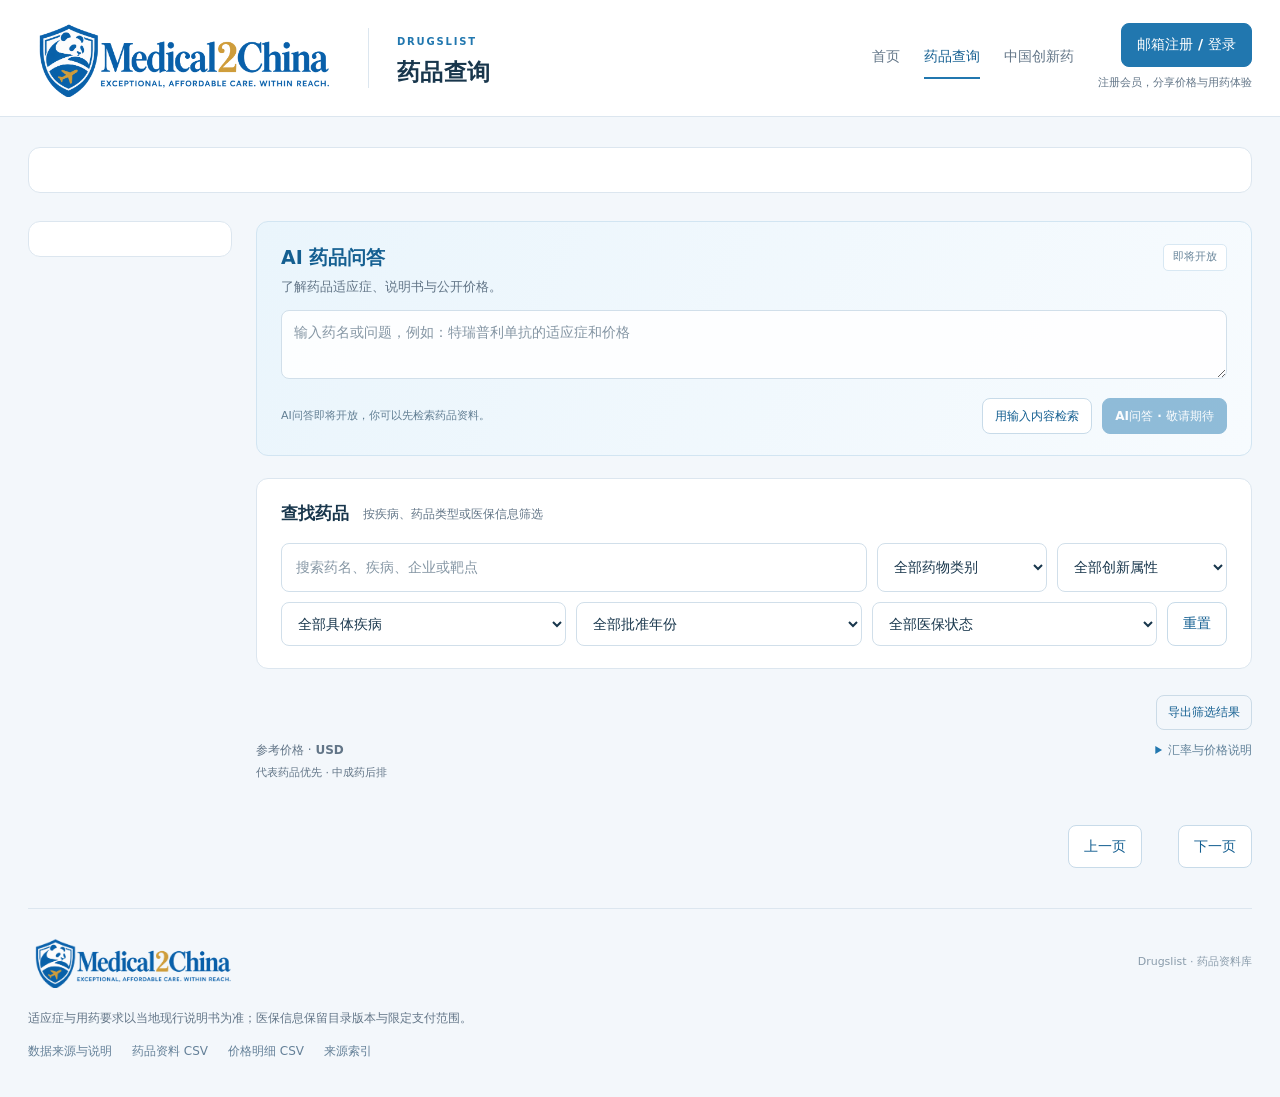
<file: scripts/viewer-template.html>
<!doctype html><html lang="zh-CN"><meta charset="utf-8"><meta name="viewport" content="width=device-width, initial-scale=1"><meta name="description" content="查询药品适应症、官方说明书、国家医保信息及国内外公开价格。"><title>Drugslist · 药品查询</title><link rel="stylesheet" href="../assets/catalog.css"><link rel="stylesheet" href="../assets/community.css">
<header class="site-header"><div class="header-top"><div class="brand-lockup"><a class="brand-home" href="../index.html" aria-label="Medical2China 首页"><img class="brand-logo" src="../assets/medical2china-logo.png" alt="Medical2China · Exceptional, affordable care. Within reach." width="336" height="84"></a><div class="product-name"><span>DRUGSLIST</span><h1>药品查询</h1></div></div><nav class="site-nav" aria-label="网站导航"><a href="../index.html">首页</a><a href="../drugs.html" aria-current="page">药品查询</a><a href="../innovation.html">中国创新药</a></nav><div class="header-member"><button id="memberButton" class="btn primary">邮箱注册 / 登录</button><small id="memberStatus"></small></div></div></header>
<main><section class="stats" id="stats" aria-label="药品资料概览"></section><div class="layout"><aside class="sidebar" id="categories"></aside><section class="catalog-main">
<section class="ai-panel" aria-labelledby="aiHeading"><div class="ai-panel-heading"><h2 id="aiHeading">AI 药品问答</h2><span class="ai-badge">即将开放</span></div><p>了解药品适应症、说明书与公开价格。</p><label for="aiQuestion" class="sub">你想了解什么？</label><textarea id="aiQuestion" placeholder="输入药名或问题，例如：特瑞普利单抗的适应症和价格" maxlength="2000" rows="2"></textarea><div class="ai-actions"><small id="aiStatus" role="status">AI问答即将开放，你可以先检索药品资料。</small><button class="btn" id="aiSearchButton">用输入内容检索</button><button class="btn primary" disabled>AI问答 · 敬请期待</button></div></section>
<section class="search-panel" aria-label="查找药品"><div class="search-heading"><h2>查找药品</h2><span>按疾病、药品类型或医保信息筛选</span></div><div class="filters primary-filters"><input id="search" type="search" placeholder="搜索药名、疾病、企业或靶点" aria-label="搜索药品"><select id="drugKind" aria-label="药物类别"><option value="">全部药物类别</option></select><select id="innovation" aria-label="创新属性"><option value="">全部创新属性</option></select></div>
<select id="scope" aria-label="清单范围" hidden><option value="all" selected>全部药品</option><option value="main">主清单</option><option value="other">其他药品</option></select>
<div class="filters"><select id="disease" aria-label="具体疾病"><option value="">全部具体疾病</option></select><select id="year" aria-label="批准或证据年"><option value="">全部批准年份</option></select><select id="insurance" aria-label="医保状态"><option value="">全部医保状态</option><option value="national">国家医保已匹配</option><option value="commercial">仅商保目录</option><option value="pending">医保待复核</option></select><button class="btn" id="reset">重置</button></div>
</section><div class="toolbar" id="resultsHeading"><p id="resultcount" aria-live="polite"></p><button class="btn primary" id="export">导出筛选结果</button></div>
<div class="price-context"><span>参考价格 · <b>USD</b><small class="sort-note">代表药品优先 · 中成药后排</small></span><details><summary>汇率与价格说明</summary><p>采用 <span id="fxDate"></span> <a id="fxSource" target="_blank" rel="noopener">欧洲央行参考汇率</a> 折算。每片、每盒、每瓶等单位保持原样。原始报价及来源可在药品详情中查看。</p><p>公开价格不等于个人自付费用；实际支付受规格、当地医保和优惠条件影响。</p></details></div>
<div class="drug-list" id="rows"></div><div class="empty" id="empty" hidden>暂无符合条件的药品，请调整筛选。</div><div class="pagination"><button class="btn" id="prev">上一页</button><span id="page"></span><button class="btn" id="next">下一页</button></div></section></div>
<footer><div class="footer-brand"><img src="../assets/medical2china-logo.png" alt="Medical2China" width="210" height="53"><span>Drugslist · 药品资料库</span></div><p>适应症与用药要求以当地现行说明书为准；医保信息保留目录版本与限定支付范围。</p><div class="footlinks"><a href="../DATA_NOTES.md">数据来源与说明</a><a href="../data/drugs.csv" download>药品资料 CSV</a><a href="../data/prices.csv" download>价格明细 CSV</a><a href="../data/sources.csv" download>来源索引</a></div></footer></main>
<dialog id="detail"><div class="modalhead"><div><h2 id="drugtitle"></h2><span class="sub" id="drugsubtitle"></span></div><button class="btn" id="close" aria-label="关闭详情">关闭 ×</button></div><div class="modalbody" id="detailbody"></div></dialog>
<dialog id="authDialog" class="auth-dialog"><div class="modalhead"><h2 id="authTitle">欢迎回来</h2><button class="btn" id="authClose" aria-label="关闭会员窗口">关闭 ×</button></div><div class="auth-body"><img class="auth-logo" src="../assets/medical2china-logo.png" alt="Medical2China" width="245" height="62"><div id="authFields"><form id="authForm"><label id="authEmailLabel">邮箱<input id="username" name="email" type="email" autocomplete="email" maxlength="254" required placeholder="你的常用邮箱"></label><label id="registerName" hidden>公开昵称（选填）<input id="displayName" name="display_name" autocomplete="nickname" maxlength="30" placeholder="不填写时自动生成会员昵称"></label><label id="authPasswordLabel"><span id="authPasswordLabelText">密码</span><input id="password" name="password" type="password" autocomplete="current-password" minlength="10" maxlength="128" required placeholder="至少10位"></label><label id="authConfirmLabel" hidden>再次输入新密码<input id="passwordConfirm" name="password_confirmation" type="password" autocomplete="new-password" minlength="10" maxlength="128" disabled></label><small id="authPasswordNote"></small><button id="authSubmit" class="btn primary">登录</button></form><button id="authSwitch" class="auth-switch" type="button">还没有账号？注册会员</button><button id="forgotPassword" class="auth-switch" type="button">忘记密码</button></div><div id="accountInfo" hidden><p id="accountName"></p><div class="email-status"><p id="emailVerificationStatus" role="status"></p><button class="btn" id="resendVerification" hidden>发送验证邮件</button></div><p class="sub">你可以在每种药品详情下发布、更新或删除自己的评价。</p><button class="btn" id="logoutButton">退出登录</button></div><p id="authError" class="form-error" role="status"></p></div></dialog>
<script>const DATA=__DATA__,PRICES=__PRICES__,STATS=__STATS__,FX=__FX__;</script>
<script src="../assets/catalog-order.js"></script><script src="../assets/catalog.js"></script><script>window.DRUGSLIST_CONFIG={communityEnabled:true,communityUrl:'https://drugslist-members.hanhan2.chatgpt.site'};</script><script src="../assets/community.js?v=20261023-access"></script></html>
</file>
<file: assets/catalog.css>
/* Medical2China — shared patient catalog design. */
:root{--ink:#18364c;--muted:#627587;--line:#dce6ef;--bg:#f3f7fb;--blue:#2177af;--blue-deep:#145f91;--blue-soft:#eaf4fb;--gold:#c69a43;--amber:#806321;--green:var(--blue)}
*{box-sizing:border-box}body{margin:0;background:var(--bg);color:var(--ink);font:15px/1.7 system-ui,-apple-system,"PingFang SC","Microsoft YaHei",sans-serif}button,input,select,textarea{font:inherit;color:inherit}button,a,input,select,textarea{-webkit-tap-highlight-color:transparent}a{color:var(--blue-deep);text-underline-offset:3px}button{cursor:pointer}button:disabled{opacity:.48;cursor:not-allowed}[hidden]{display:none!important}button:focus-visible,a:focus-visible,input:focus-visible,select:focus-visible,textarea:focus-visible,summary:focus-visible{outline:3px solid #91c7eb;outline-offset:3px}h1,h2,h3,h4,p{margin-top:0}h2{font-size:19px;font-weight:650;line-height:1.5}summary{cursor:pointer}details>summary::marker{color:var(--blue)}
.btn{border:1px solid #c8dbe9;color:var(--blue-deep);background:#fff;border-radius:8px;padding:9px 15px;font-weight:550;font-size:14px;transition:background .15s,border-color .15s}.btn:hover:not(:disabled){background:#f0f7fc;border-color:#8bbada}.btn.primary{background:var(--blue);border-color:var(--blue);color:#fff}.btn.primary:hover:not(:disabled){background:var(--blue-deep);border-color:var(--blue-deep)}.sub{display:block;font-size:13px;color:var(--muted);margin-top:5px}.tag{display:inline-flex;align-items:center;padding:3px 9px;border-radius:5px;background:#e8f3fc;color:#236e9c;font-size:12px;font-weight:500;line-height:1.6}.tag.pending{color:#816323;background:#faf4e6}.tag.commercial{background:#eef0f8;color:#646b94}
.site-header{background:#fff;border-bottom:1px solid var(--line);padding:19px 28px}.header-top{max-width:1384px;margin:auto;display:flex;align-items:center;justify-content:space-between;gap:24px}.brand-lockup{display:flex;align-items:center;gap:28px;min-width:0}.brand-home{display:block;line-height:0;flex-shrink:0}.brand-logo{display:block;width:312px;height:78px;object-fit:cover}.product-name{border-left:1px solid var(--line);padding-left:28px}.product-name span{font-size:10px;letter-spacing:.18em;color:var(--blue);font-weight:650}.product-name h1{font-size:23px;letter-spacing:.02em;margin:2px 0 0;white-space:nowrap;line-height:1.4}.header-member{text-align:right;flex-shrink:0}.header-member small{display:block;font-size:11px;color:var(--muted);margin-top:7px}
main{max-width:1440px;margin:auto;padding:30px 28px 36px}.stats{display:grid;grid-template-columns:repeat(6,minmax(0,1fr));background:#fff;border:1px solid var(--line);border-radius:12px;margin-bottom:28px;padding:22px 5px}.stat{padding:0 20px;border-right:1px solid var(--line)}.stat:last-child{border-right:0}.stat strong{display:block;color:var(--blue-deep);font-size:29px;font-weight:650;line-height:1.2;font-variant-numeric:tabular-nums}.stat span{display:block;color:var(--muted);font-size:12px;line-height:1.55;margin-top:9px}
.layout{display:grid;grid-template-columns:204px minmax(0,1fr);gap:24px}.catalog-main{min-width:0}.sidebar{align-self:start;position:sticky;top:20px;background:#fff;border:1px solid var(--line);border-radius:12px;padding:17px 10px}.sidebar h2{font-size:13px;font-weight:650;margin:0 12px 13px;color:var(--muted)}.category{display:flex;align-items:center;width:100%;justify-content:space-between;gap:8px;background:none;border:0;padding:9px 11px;border-radius:6px;text-align:left;font-size:13px;line-height:1.5;color:#4c6477}.category:hover{background:#f3f8fc}.category.active{background:#e8f3fb;color:var(--blue-deep);font-weight:650;box-shadow:inset 3px 0 var(--blue)}.category small{font-size:11px;font-variant-numeric:tabular-nums;color:#72889a}.category.active small{color:var(--blue-deep)}
.ai-panel{border:1px solid #d2e5f2;border-radius:12px;padding:21px 24px;margin-bottom:22px;background:linear-gradient(115deg,#eaf5fc,#f7fbfe)}.ai-panel-heading{display:flex;align-items:center;justify-content:space-between;gap:15px}.ai-panel h2{color:var(--blue-deep);margin:0}.ai-panel>p{color:var(--muted);font-size:13px;margin:4px 0 12px}.ai-badge{background:#fff;color:#68859a;border:1px solid #d8e8f3;border-radius:5px;font-size:11px;padding:3px 9px}.ai-panel>label{position:absolute;width:1px;height:1px;overflow:hidden;clip-path:inset(50%)}.ai-panel textarea{min-height:68px;resize:vertical;background:#ffffffdf}.ai-actions{display:flex;justify-content:flex-end;align-items:center;gap:10px;flex-wrap:wrap;margin-top:10px}.ai-actions small{margin-right:auto;color:#607d92;font-size:11px}.ai-actions .btn{padding:7px 12px;font-size:12px}
input,select,textarea{border:1px solid #d1dfea;background:#fff;border-radius:8px;padding:10px 12px;max-width:100%;font-size:14px}input::placeholder,textarea::placeholder{color:#8596a4}textarea{width:100%;line-height:1.7}.search-panel{background:#fff;border:1px solid var(--line);border-radius:12px;padding:22px 24px}.search-heading{display:flex;align-items:center;gap:14px;margin-bottom:16px}.search-heading h2{margin:0;font-size:17px}.search-heading>span{font-size:12px;color:var(--muted)}.filters{display:flex;gap:10px;flex-wrap:wrap}.search-panel .filters{margin-top:10px}.search-heading+.filters{margin-top:0}.filters input{flex:1;min-width:220px;padding:12px 14px}.filters select{flex:1;min-width:145px;cursor:pointer}.primary-filters select{flex:0 1 170px}.filters .btn{font-weight:400}.toolbar{display:flex;justify-content:space-between;align-items:center;margin:26px 0 10px;gap:12px;scroll-margin-top:20px}.toolbar p{margin:0;font-weight:650;font-size:17px}.toolbar .btn{background:transparent;color:var(--blue-deep);font-size:12px;padding:6px 11px;border-color:#cbdbe7}.price-context{display:flex;justify-content:space-between;gap:16px;color:var(--muted);font-size:12px;margin-bottom:17px;align-items:flex-start}.price-context details{max-width:460px;text-align:right}.price-context details p{text-align:left;margin:8px 0}.price-context summary{color:#608199}.price-context b{font-weight:550}
.drug-list{display:grid;gap:20px}.drug-card{background:#fff;border:1px solid var(--line);border-radius:12px;overflow:hidden;transition:border-color .15s,box-shadow .15s}.drug-card:hover{border-color:#b5d2e7;box-shadow:0 4px 18px #22598207}.drug-card-top{display:flex;justify-content:space-between;align-items:flex-start;gap:20px;padding:23px 26px 0}.drug-heading{min-width:0}.drugname{border:0;background:none;padding:0;font-size:21px;line-height:1.5;font-weight:650;letter-spacing:.01em;color:var(--blue-deep);text-align:left;overflow-wrap:anywhere}.drugname:hover{text-decoration:underline;text-underline-offset:4px}.drug-english{font-size:12px;line-height:1.5;color:#8092a2;margin:4px 0 0;overflow-wrap:anywhere}.drug-meta{display:flex;align-items:center;gap:8px;flex-wrap:wrap;padding:13px 26px 18px;font-size:12px}.type-tag{padding:2px 8px;border:1px solid #dce8f1;border-radius:4px;color:#607b8e;background:#f8fbfd}.approval-year{margin:0 6px;color:#7a8d9c}.insurance-meta{display:flex;align-items:center;gap:8px;flex-wrap:wrap}.insurance-meta small{font-size:11px;color:#8393a0}.drug-card-body{display:grid;grid-template-columns:minmax(0,1.7fr) minmax(245px,1fr);gap:26px;padding:0 26px 23px}.drug-indication{min-width:0;padding-top:18px;border-top:1px solid #eaf0f5}.drug-indication h3{font-size:12px;letter-spacing:.04em;color:#7890a2;font-weight:550;margin:0 0 10px}.disease-tags{display:flex;gap:6px;flex-wrap:wrap;margin-bottom:12px}.disease-tags span{font-size:12px;line-height:1.6;color:#467797;background:#eff6fb;padding:2px 8px;border-radius:4px}.indication-full,.indication-preview{display:block;margin:0;font-size:15px;line-height:1.95;white-space:pre-line;overflow-wrap:anywhere;color:#40596d}.indication-expand summary{display:block;list-style:none}.indication-expand summary::-webkit-details-marker{display:none}.expand-label{display:inline-flex;align-items:center;gap:6px;color:var(--blue);font-size:12px;margin-top:11px}.when-open{display:none}.indication-expand[open] .when-open{display:inline}.indication-expand[open] .when-closed,.indication-expand[open] .indication-preview{display:none}.indication-expand[open] .expand-label{margin:0 0 10px}.indication-expand[open] .expand-label>span:last-child{transform:rotate(180deg)}
.drug-prices{border-left:1px solid #e5edf4;padding-left:24px;align-self:start}.price-preview+.price-preview{border-top:1px solid #e5edf4;padding-top:16px;margin-top:16px}.price-preview h4{margin:0 0 7px;font-size:12px;font-weight:550;color:#6d8497}.price-main{display:flex;align-items:baseline;gap:5px;flex-wrap:wrap;margin:0 0 5px;line-height:1.6}.priceamount{font-size:22px;font-weight:650;letter-spacing:-.02em;color:var(--blue-deep);font-variant-numeric:tabular-nums}.price-main>span{font-size:11px;color:#768996}.price-spec{font-size:12px;line-height:1.7;color:#687f91;margin:0;overflow-wrap:anywhere}.price-caution{font-size:11px;color:var(--amber);margin:5px 0}.price-preview-source{font-size:11px;margin-top:7px;color:var(--muted)}.price-preview-source summary{color:#6c8ca4}.price-preview-source p{margin:7px 0}.price-unavailable>p{font-size:13px;color:#8c9aa7;margin:0}.drug-card-footer{display:flex;align-items:center;justify-content:space-between;gap:20px;background:#fafcfe;border-top:1px solid #edf2f6;padding:12px 26px}.drug-card-footer>span{font-size:11px;color:#8293a0;max-width:65%;overflow-wrap:anywhere}.detail-link{border:0;padding:3px 0;background:none;font-size:12px;white-space:nowrap}.detail-link:hover:not(:disabled){background:none}.detail-link>span{padding-left:5px}.empty{padding:54px;text-align:center;background:white;border:1px dashed var(--line);border-radius:12px;color:var(--muted)}.pagination{display:flex;align-items:center;justify-content:flex-end;gap:18px;margin-top:25px;font-size:13px;color:var(--muted)}
footer{border-top:1px solid var(--line);margin-top:40px;padding-top:26px;font-size:12px;color:var(--muted)}.footer-brand{display:flex;align-items:center;justify-content:space-between;gap:20px;margin-bottom:20px}.footer-brand img{object-fit:cover;width:210px;height:53px}.footer-brand>span{color:#8a9cab;font-size:11px}.footlinks{display:flex;gap:20px;flex-wrap:wrap}.footlinks a{color:#648098;text-decoration:none}.footlinks a:hover{text-decoration:underline}
dialog{border:1px solid #d7e4ee;border-radius:14px;padding:0;width:min(1000px,calc(100vw - 40px));max-height:92vh;box-shadow:0 20px 80px #17364c38;color:var(--ink)}dialog::backdrop{background:#19384f6b;backdrop-filter:blur(2px)}.modalhead{position:sticky;top:0;z-index:2;background:#fff;border-bottom:1px solid var(--line);padding:22px 30px;display:flex;align-items:flex-start;justify-content:space-between;gap:20px}.modalhead h2{font-size:24px;margin:0;line-height:1.5;color:var(--blue-deep)}.modalhead .btn{flex-shrink:0}.modalbody{padding:28px 36px}.modalbody h3{font-size:18px;margin:30px 0 16px;border-bottom:1px solid #e6eef4;padding-bottom:12px}.modalbody h3:first-child{margin-top:0}.grid{display:grid;grid-template-columns:155px minmax(0,1fr);gap:12px 24px;font-size:14px;line-height:1.8;margin:0}.grid dt{color:#7b8e9e}.grid dd{margin:0;overflow-wrap:anywhere}.detailed-indication{white-space:pre-line;line-height:2.05;font-size:16px;padding:20px 24px;margin:14px 0;border-left:3px solid #70afd5;background:#f3f9fd;overflow-wrap:anywhere}.label-card{padding:20px;border:1px solid var(--line);border-radius:8px;margin:12px 0;background:#fbfdff}.label-card p{font-size:13px;color:var(--muted);margin:7px 0}.label-status{font-size:13px;color:#7a692f}.label-original,.linkrow{overflow-wrap:anywhere}.linkrow{font-size:13px;margin:9px 0}.classification-note,.price-evidence{font-size:12px;color:var(--muted);margin:16px 0}.classification-note summary,.price-evidence summary{color:var(--blue)}.pricerow{padding:20px;border:1px solid var(--line);border-radius:9px;margin:12px 0}.pricerow strong{color:var(--blue-deep);font-size:22px}.pricerow p{font-size:13px;margin:8px 0}.source-chain{border-top:1px dashed var(--line);padding:12px 0;margin-top:12px}.source-chain span{display:block;font-size:12px;color:var(--muted)}.source-chain a{margin-right:16px}
@media(min-width:1600px){.drug-card-body{grid-template-columns:minmax(0,1.85fr) minmax(280px,1fr)}}
@media(max-width:1100px){.brand-logo{width:275px;height:70px}.layout{grid-template-columns:180px minmax(0,1fr);gap:20px}.stat{padding:0 14px}.drug-card-top{padding:21px 22px 0}.drug-meta{padding:12px 22px 16px}.drug-card-body{padding:0 22px 21px;gap:20px;grid-template-columns:minmax(0,1.5fr) minmax(215px,1fr)}.drug-prices{padding-left:20px}.drug-card-footer{padding:12px 22px}.drugname{font-size:19px}.primary-filters select{flex:1}.primary-filters input{flex-basis:100%}}
@media(max-width:900px){.layout{grid-template-columns:1fr}.sidebar{position:static;display:flex;gap:5px;overflow-x:auto;max-width:100%;padding:10px;border-radius:9px}.sidebar h2{display:none}.category{width:auto;white-space:nowrap;flex:0 0 auto}.category.active{box-shadow:none}.category small{margin-left:5px}.stats{grid-template-columns:repeat(3,minmax(0,1fr));padding:0}.stat{padding:19px 21px}.stat:nth-child(3){border-right:0}.stat:nth-child(-n+3){border-bottom:1px solid var(--line)}.product-name{padding-left:20px}.brand-lockup{gap:20px}.header-member small{display:none}.brand-logo{width:245px;height:62px}.product-name h1{font-size:20px}.primary-filters input{flex-basis:30%}.primary-filters select{flex:0 1 155px}}
@media(max-width:680px){.site-header{padding:14px 18px}.brand-logo{width:200px;height:51px}.brand-lockup{gap:14px}.product-name{display:none}.header-member .btn{font-size:12px;padding:8px 10px}main{padding:20px 16px 28px}.stats{margin-bottom:18px}.stat{padding:16px}.stat strong{font-size:25px}.stat span{font-size:11px;margin-top:7px}.layout{gap:18px}.ai-panel{padding:18px}.ai-actions small{width:100%;margin:0}.search-panel{padding:18px}.search-heading{align-items:flex-start;flex-direction:column;gap:3px}.filters input{min-width:0;flex-basis:100%}.filters select,.primary-filters select{min-width:0;flex:1 1 calc(50% - 10px);width:100%;font-size:13px}.filters .btn{flex:1}.toolbar{margin-top:22px}.price-context{font-size:11px}.price-context details{max-width:70%}.drug-card-top{padding:20px 20px 0;gap:10px}.drug-meta{padding:12px 20px 15px}.drugname{font-size:20px}.drug-card-body{display:block;padding:0 20px 20px}.drug-indication{padding-top:15px}.indication-full,.indication-preview{font-size:15px;line-height:1.95}.drug-prices{display:grid;grid-template-columns:repeat(2,minmax(0,1fr));gap:18px;padding:19px 0 0;margin-top:19px;border-left:0;border-top:1px solid var(--line)}.price-preview+.price-preview{border-top:0;border-left:1px solid var(--line);padding:0 0 0 18px;margin:0}.priceamount{font-size:20px}.drug-card-footer{padding:12px 20px;align-items:flex-start}.drug-card-footer>span{max-width:50%;font-size:10px}.detail-link{font-size:11px;white-space:normal;text-align:right}.approval-year{margin-left:0}.insurance-meta{width:100%;margin-top:2px}.drug-english{font-size:11px}.footer-brand{align-items:flex-start;flex-direction:column;gap:8px}.footer-brand img{width:190px;height:48px}.footlinks{gap:12px 20px}dialog{width:calc(100vw - 20px);max-height:94vh;border-radius:11px}.modalhead{padding:18px 20px;gap:12px}.modalhead h2{font-size:20px}.modalhead .btn{font-size:12px;padding:7px 10px}.modalbody{padding:22px 20px}.grid{grid-template-columns:1fr;gap:4px;font-size:14px}.grid dd{margin-bottom:10px}.detailed-indication{padding:16px;font-size:15px;line-height:2}.modalbody h3{font-size:17px}.empty{padding:35px 20px}}
@media(max-width:380px){.brand-logo{width:178px;height:45px}.site-header{padding:13px}.header-top{gap:10px}.header-member .btn{font-size:11px;padding:7px 8px}.drug-card-top{flex-direction:column;gap:6px}.drug-prices{grid-template-columns:1fr}.price-preview+.price-preview{border-left:0;border-top:1px solid var(--line);padding:15px 0 0}.stat{padding:14px 12px}.stat span{font-size:10px}}
@media(prefers-reduced-motion:reduce){*{scroll-behavior:auto!important;transition:none!important}}

/* Shared navigation between the catalog and the China innovation guide. */
.site-nav{display:flex;align-items:center;gap:24px;margin-left:auto;white-space:nowrap}.site-nav a{font-size:14px;font-weight:550;text-decoration:none;padding:8px 0;color:var(--muted);border-bottom:2px solid transparent}.site-nav a:hover,.site-nav a[aria-current=page]{color:var(--blue-deep);border-color:var(--blue)}.sort-note{display:block;color:var(--muted);font-size:11px;margin-top:4px}
@media(max-width:1100px){.brand-lockup .product-name{display:none}.site-nav{gap:18px}}
@media(max-width:680px){.header-top{flex-wrap:wrap;gap:8px 14px}.brand-lockup{order:0}.header-member{order:1;margin-left:auto}.site-nav{order:2;width:100%;justify-content:center;margin:4px 0 0;border-top:1px solid #edf2f6;padding-top:4px;gap:34px}.site-nav a{font-size:13px;padding:6px 0}.sort-note{font-size:10px}}
</file>
<file: assets/home.css>
.home-page{background:#f6f9fc}.home-main{max-width:1384px;padding-top:0}.mission{text-align:center;padding:48px 0 36px}.eyebrow{display:block;color:#7092ab;font-size:11px;letter-spacing:.15em;font-weight:600;margin-bottom:15px}.mission h1{font-size:clamp(28px,3.5vw,47px);font-weight:600;letter-spacing:-.035em;line-height:1.4;margin:0 0 15px}.mission h1 em{font-style:normal;color:var(--blue)}.mission p{font-size:15px;line-height:1.9;color:#637f93;margin:0 0 9px}.mission-en{font-size:12px;color:#94a6b4}.home-member{text-decoration:none;white-space:nowrap}.destination-grid{display:grid;grid-template-columns:1fr 1fr;gap:26px}.destination{position:relative;isolation:isolate;min-height:300px;border-radius:18px;border:1px solid #d6e5f0;overflow:hidden;text-decoration:none;display:flex;align-items:center;background:#eef5fa;transition:transform .2s,box-shadow .2s}.destination:hover{transform:translateY(-4px);box-shadow:0 16px 35px #245f8720}.destination img{position:absolute;inset:0 0 0 auto;width:67%;height:100%;object-fit:cover;z-index:-2}.destination:after{content:'';position:absolute;inset:0;background:linear-gradient(90deg,#f5f9fc 28%,#f5f9fcd6 42%,#f5f9fc00 76%);z-index:-1}.destination-copy{padding:35px 32px;width:70%}.destination-label{font-size:9px;letter-spacing:.08em;color:#6c91aa}.destination h2{font-size:32px;font-weight:600;margin:13px 0 11px;color:#235b81}.destination p{font-size:14px;line-height:1.9;color:#627e92;margin:0 0 26px}.destination-action{display:inline-flex;align-items:center;gap:26px;font-size:13px;font-weight:600;color:var(--blue)}.destination-action b{border:1px solid #bad5e7;border-radius:50%;width:28px;height:28px;text-align:center;line-height:26px;font-size:17px;font-weight:400}.home-footnote{display:flex;justify-content:space-between;gap:16px;font-size:11px;color:#879eaf;padding:26px 2px}.home-page .site-nav{margin-left:auto}@media(min-width:1500px){.mission{padding:65px 0 48px}.destination{min-height:345px}}@media(max-width:950px){.home-page .site-nav{gap:15px}.home-page .brand-logo{width:250px;height:63px}.destination-copy{padding:26px 22px;width:82%}.destination-label{font-size:8px}.destination h2{font-size:28px}.destination-grid{gap:18px}}@media(max-width:680px){.home-page .site-header{padding:14px 16px}.home-page .brand-logo{width:195px;height:49px}.home-member{font-size:11px;padding:8px 9px;margin-left:auto}.home-page .site-nav{gap:35px}.mission{padding:36px 6px 28px}.mission h1{font-size:31px;max-width:340px;margin:0 auto 15px}.mission p{font-size:13px}.mission-en{font-size:10px}.destination-grid{grid-template-columns:1fr;gap:18px}.destination{min-height:242px}.destination h2{font-size:29px}.destination-copy{padding:24px;max-width:310px}.destination p{font-size:13px;margin-bottom:20px}.destination-label{font-size:8px}.home-footnote{flex-direction:column;gap:4px;text-align:center;font-size:10px}}@media(max-width:680px){.mission h1 em{display:block}}
</file>
<file: assets/innovation.css>
.innovation-page{background:#f6f9fc}.innovation-main{max-width:1384px;padding-top:0}.brand-section{border-left:1px solid var(--line);padding-left:25px;white-space:nowrap}.brand-section span{display:block;font-size:10px;letter-spacing:.18em;color:var(--blue)}.brand-section strong{font-size:22px;font-weight:650}.header-action{text-decoration:none;white-space:nowrap}.innovation-hero{display:grid;grid-template-columns:1.3fr 1fr;gap:60px;align-items:center;padding:66px 0 54px}.eyebrow{display:block;color:#5a88a7;font-size:11px;font-weight:600;letter-spacing:.13em;margin-bottom:17px}.hero-copy h1{font-size:clamp(31px,3.1vw,45px);line-height:1.4;letter-spacing:-.025em;font-weight:650;margin:0 0 22px}.hero-copy h1 em{font-style:normal;color:var(--blue)}.hero-copy>p{font-size:16px;color:#647c8d;line-height:1.9;margin-bottom:26px}.hero-links{display:flex;align-items:center;gap:25px}.hero-links a{text-decoration:none;font-size:13px}.hero-links .primary{padding:12px 20px}.hero-links .primary span{margin-left:20px}.edition{display:flex;align-items:center;flex-wrap:wrap;gap:10px;font-size:10px;color:#8598a6;margin-top:23px}.edition i{height:3px;width:3px;background:#a1b5c4;border-radius:50%}.hero-evidence{padding:30px 34px 22px;background:linear-gradient(135deg,#edf6fc,#e2f0fa);border:1px solid #d1e5f4;border-radius:16px}.chart-heading{display:flex;justify-content:space-between;gap:10px;align-items:baseline}.chart-heading>span{color:var(--blue-deep);font-size:14px;font-weight:600}.chart-heading small{font-size:10px;color:#6c8ca3}.approval-chart{display:flex;align-items:flex-end;gap:28px;height:235px;padding:22px 0 0;border-bottom:1px solid #c8deed}.approval-column{display:flex;flex-direction:column;align-items:center;width:70px}.approval-column b{font-size:29px;color:var(--blue-deep);font-weight:600;line-height:1.2;margin-bottom:10px}.approval-column>span{font-size:11px;padding:9px 0;color:#5b7c92}.approval-bar{width:100%;border-radius:5px 5px 0 0}.approval-bar.previous{height:95px;background:#a8cde4}.approval-bar.current{height:150px;background:linear-gradient(#3a91c7,#2275aa)}.chart-growth{padding-bottom:45px;margin-left:auto;white-space:nowrap}.chart-growth strong{display:block;font-size:27px;color:var(--blue-deep);font-weight:550}.chart-growth small{font-size:16px}.chart-growth>span{font-size:10px;color:#6c8ca3}.hero-evidence>p{font-size:10px;line-height:1.8;color:#6b879a;margin:12px 0 0}.cite{font-size:10px;white-space:nowrap;text-decoration:none;color:#3c80aa;vertical-align:super;margin-left:2px}.cite:hover{text-decoration:underline}.section-nav{display:flex;gap:35px;align-items:center;border-top:1px solid #d8e6f0;border-bottom:1px solid #d8e6f0;padding:18px 0}.section-nav a{text-decoration:none;font-size:14px;font-weight:550;color:#4a6a82}.section-nav a:hover{color:var(--blue);text-decoration:underline}.section-nav small{font-size:10px;color:#8eafc5;margin-right:9px}.section-nav .source-nav{margin-left:auto;font-size:12px;font-weight:400;color:#7c93a5}.editorial-section{padding:60px 0 0;scroll-margin-top:24px}.section-title{display:flex;justify-content:space-between;align-items:flex-end;gap:40px;margin-bottom:28px}.section-title .eyebrow{margin-bottom:10px}.section-title h2{font-size:30px;line-height:1.4;margin:0;font-weight:600;letter-spacing:-.015em}.section-title>p{max-width:495px;font-size:13px;line-height:1.9;color:#6a8091;margin:0}.industry-metrics{display:grid;grid-template-columns:repeat(3,minmax(0,1fr));gap:0;background:#fff;border:1px solid var(--line);border-radius:12px;padding:28px 0;margin-bottom:28px}.industry-metrics article{padding:0 30px;border-right:1px solid var(--line)}.industry-metrics article:last-child{border:0}.industry-metrics strong{display:block;font-size:39px;line-height:1.3;color:var(--blue-deep);letter-spacing:-.025em;font-weight:600}.industry-metrics strong small{font-size:16px;font-weight:400;margin-left:7px;letter-spacing:0}.industry-metrics h3{font-size:13px;font-weight:550;margin:12px 0 6px}.industry-metrics p{font-size:11px;line-height:1.8;color:#7890a1;margin:0}.industry-metrics p b{font-weight:550;color:#577990}.industry-split{display:grid;grid-template-columns:1fr 1.1fr;gap:28px}.timeline-block,.composition,.pipeline-note{background:#fff;border:1px solid var(--line);border-radius:12px;padding:28px 30px}.timeline-block h3,.composition h3,.pipeline-note h3{font-size:17px;font-weight:600;margin-bottom:22px}.timeline{list-style:none;margin:0;padding:0}.timeline li{display:grid;grid-template-columns:57px 1fr;gap:20px;position:relative;padding-bottom:25px}.timeline li:last-child{padding-bottom:0}.timeline li>span{font-size:17px;color:var(--blue);font-weight:550;padding-top:2px}.timeline li>div{border-left:1px solid #d7e8f3;padding-left:23px;position:relative}.timeline li>div:before{content:'';position:absolute;left:-4px;top:10px;width:7px;height:7px;background:#7cb2d5;border-radius:50%}.timeline h4{font-size:14px;font-weight:550;margin:2px 0 5px}.timeline p{font-size:12px;line-height:1.9;color:#718799;margin:0}.industry-explain{display:flex;flex-direction:column;gap:24px}.composition h3{margin-bottom:20px}.composition-bar{display:flex;height:17px;border-radius:4px;overflow:hidden;gap:3px}.composition-bar span:nth-child(1){background:#2a7fb6}.composition-bar span:nth-child(2){background:#8bbdda}.composition-bar span:nth-child(3){background:#d5b465}.composition-legend{display:flex;gap:22px;font-size:11px;color:#6b8394;align-items:center;margin:16px 0}.composition-legend span{display:flex;gap:5px;align-items:center}.composition-legend b{font-size:18px;font-weight:550;color:#3a617c}.composition-legend i{height:6px;width:6px;background:#2a7fb6;border-radius:50%;margin-right:2px}.composition-legend span:nth-child(2) i{background:#8bbdda}.composition-legend span:nth-child(3) i{background:#d5b465}.composition p,.pipeline-note p{font-size:12px;line-height:1.9;color:#73899a;margin:8px 0 0}.pipeline-note{background:#edf5fb;border-color:#d6e7f3}.pipeline-note .small-label{font-size:10px;color:#739ab4;letter-spacing:.06em}.pipeline-note h3{margin:9px 0 12px;font-size:20px;color:#3f7294}.pipeline-note details{border-top:1px solid #d3e3ee;margin-top:16px;padding-top:12px}.pipeline-note summary{font-size:11px;color:#5f88a3}.transition-note{display:grid;grid-template-columns:160px 1fr;gap:30px;margin-top:26px;padding:19px 25px;border-left:3px solid #86b8d7;background:#eaf3fa}.transition-note>span{font-size:12px;font-weight:550;color:#4f7d9b;padding-top:3px}.transition-note p{font-size:12px;color:#718899;line-height:1.9;margin:0}.medicine-toolbar{display:flex;justify-content:space-between;gap:20px;align-items:center;margin-bottom:22px}.medicine-filters{display:flex;gap:8px;flex-wrap:wrap}.medicine-filters button{border:1px solid #dbe6ef;border-radius:6px;background:#fff;padding:8px 14px;font-size:12px;color:#6b8497}.medicine-filters button.active{border-color:var(--blue);background:var(--blue);color:#fff}.medicine-filters button span{font-size:10px;opacity:.65;margin-left:8px}#medicineCount{font-size:11px;color:#7b91a2}.featured-drugs{display:grid;grid-template-columns:repeat(2,minmax(0,1fr));gap:24px}.feature-drug{background:#fff;border:1px solid var(--line);border-radius:12px;padding:26px 28px 0;display:flex;flex-direction:column;overflow:hidden}.feature-drug-top{display:flex;justify-content:space-between;align-items:center;margin-bottom:20px}.feature-number{font-size:26px;font-weight:350;line-height:1;color:#a8c5d9;letter-spacing:-.04em}.market-status{font-size:10px;background:#eaf4fb;color:#397a9f;border:1px solid #d5e8f4;border-radius:4px;padding:4px 9px}.market-status.domestic{background:#f6f5ef;color:#8b794a;border-color:#e8e3d2}.drug-category{font-size:10px;color:#8a9cab;letter-spacing:.04em}.feature-drug h3{font-size:23px;font-weight:600;color:#255d83;margin:7px 0 1px}.drug-global-name{font-size:11px;color:#8699a7;margin:0 0 7px}.origin-company{font-size:11px;color:#567d98;margin:0 0 14px}.drug-story{font-size:14px;color:#4b687d;line-height:1.8;margin:0 0 20px}.drug-evidence{border-top:1px solid #e8eef3;padding-top:17px;margin-bottom:20px}.drug-evidence h4{font-size:10px;color:#8ba0af;font-weight:500;margin:0 0 6px}.drug-evidence p{font-size:13px;line-height:1.95;color:#627d91;margin:0}.drug-evidence details{margin-top:13px}.drug-evidence summary{font-size:11px;color:#4b82a5}.drug-evidence details p{margin-top:10px}.drug-signal{background:#f4f8fc;padding:15px 18px;border-radius:6px;margin-top:auto}.drug-signal strong{display:block;color:#286f9d;font-size:25px;line-height:1.4;font-weight:550;letter-spacing:-.01em}.drug-signal>span{display:block;font-size:10px;color:#7c92a3;line-height:1.8;margin-top:3px}.feature-drug-foot{display:flex;justify-content:space-between;align-items:center;gap:15px;padding:17px 0}.catalog-link{font-size:11px;font-weight:550;text-decoration:none}.catalog-link:hover{text-decoration:underline}.clinical-note{font-size:11px;color:#7c90a0;line-height:1.9;margin:20px 0 0}.company-grid{display:grid;grid-template-columns:repeat(3,minmax(0,1fr));gap:24px}.company-card{border:1px solid var(--line);border-radius:12px;padding:26px;background:#fff;display:flex;flex-direction:column}.company-focus{color:#91a5b4;font-size:10px;letter-spacing:.04em}.company-card h3{font-size:21px;font-weight:600;margin:7px 0 0}.company-en{font-size:11px;color:#88a0b2;margin:2px 0 18px}.company-finance{border-top:1px solid #e5eef4;border-bottom:1px solid #e5eef4;padding:15px 0;margin-bottom:18px}.company-finance>span{font-size:10px;color:#8298a9;display:block}.company-finance strong{font-size:30px;color:var(--blue-deep);font-weight:550;letter-spacing:-.025em;line-height:1.5}.company-finance strong small{font-size:12px;font-weight:400;margin-left:6px;letter-spacing:0}.company-products{font-size:12px;color:#4f7089;line-height:1.85;margin-bottom:12px}.company-products span{display:block;font-size:10px;color:#8b9fad;margin-bottom:4px}.company-global{font-size:12px;line-height:1.95;color:#71899a;margin-bottom:18px}.company-card details{font-size:11px;color:#7b8f9d;margin-top:auto;line-height:1.9}.company-card summary{color:#5c85a0}.company-card details ul{padding-left:17px}.company-card details li{margin-bottom:9px}.company-card details p{font-size:10px}.company-sources{border-top:1px solid #e7eef4;padding-top:14px;margin-top:17px;font-size:10px;color:#91a4b2}.currency-note{font-size:10px;line-height:1.9;color:#7f94a5;margin:18px 0 0}.currency-note a{color:#5e8caa}.sources-section{display:grid;grid-template-columns:1fr 1fr;gap:60px;padding:55px 0 40px;margin-top:55px;border-top:1px solid var(--line);scroll-margin-top:24px}.sources-section h2{font-size:23px;margin:0 0 14px;font-weight:550}.sources-section p{font-size:12px;line-height:1.9;color:#7c92a3;max-width:460px}.sources-section .eyebrow{margin-bottom:12px}.sources-section>details{padding-top:26px}.sources-section>details>summary{font-size:13px;color:var(--blue)}.source-list{font-size:11px;line-height:1.8;padding-left:22px}.source-list li{padding-left:5px;margin-bottom:12px}.source-list a{overflow-wrap:anywhere}.source-list span{display:block;color:#8b9dab;font-size:10px}.catalog-cta{display:flex;align-items:center;justify-content:space-between;gap:30px;background:#e7f2fa;border:1px solid #d5e6f2;border-radius:12px;padding:32px 36px}.catalog-cta h2{font-size:22px;color:var(--blue-deep);margin:0 0 6px}.catalog-cta p{font-size:13px;color:#6b8ba2;margin:0}.catalog-cta .btn{text-decoration:none;white-space:nowrap}.innovation-page footer{margin-top:35px}.innovation-page footer .footer-brand{margin-bottom:24px}
@media(max-width:1100px){.brand-section{display:none}.innovation-hero{gap:30px}.hero-evidence{padding:24px}.approval-chart{gap:20px}.approval-column{width:55px}.chart-growth strong{font-size:23px}.chart-heading{flex-direction:column;gap:3px}.industry-metrics article{padding:0 22px}.section-title>p{max-width:400px}.company-card{padding:22px}.industry-split{gap:20px}.timeline-block,.composition,.pipeline-note{padding:24px}.composition-legend{gap:13px}}
@media(max-width:900px){.innovation-hero{padding:40px 0;grid-template-columns:1fr 1fr}.hero-copy h1{font-size:31px}.hero-copy>p{font-size:14px}.desktop-break{display:none}.hero-links{gap:14px;flex-wrap:wrap}.hero-links .primary{font-size:12px;padding:10px 15px}.edition{line-height:1.7}.industry-metrics strong{font-size:32px}.industry-metrics strong small{font-size:12px}.section-title{display:block}.section-title>p{max-width:none;margin-top:15px}.section-title h2{font-size:27px}.industry-split{grid-template-columns:1fr}.industry-explain{display:grid;grid-template-columns:1fr 1fr;align-items:start;gap:20px}.composition-legend{flex-wrap:wrap}.company-grid{grid-template-columns:repeat(2,minmax(0,1fr))}.feature-drug{padding:23px 23px 0}.section-nav{gap:23px}.sources-section{gap:35px}.transition-note{grid-template-columns:1fr;gap:8px}}
@media(max-width:680px){.header-action{order:1;margin-left:auto;font-size:12px;padding:8px 11px}.innovation-main{padding-top:0}.innovation-hero{grid-template-columns:1fr;gap:28px;padding:35px 2px}.hero-copy h1{font-size:30px}.hero-copy>p{font-size:14px;margin-bottom:21px}.eyebrow{font-size:9px;letter-spacing:.1em}.edition{font-size:9px;gap:7px;margin-top:18px}.hero-evidence{padding:23px 25px}.chart-heading{flex-direction:row}.approval-chart{height:210px;gap:26px}.approval-column{width:62px}.approval-bar.current{height:130px}.approval-bar.previous{height:82px}.chart-growth strong{font-size:25px}.section-nav{gap:0;justify-content:space-between;padding:15px 0}.section-nav a{font-size:12px}.section-nav small{font-size:9px;margin-right:5px}.section-nav .source-nav{display:none}.editorial-section{padding-top:36px}.section-title{margin-bottom:22px}.section-title h2{font-size:25px}.section-title>p{font-size:12px;line-height:1.9}.industry-metrics{grid-template-columns:1fr;padding:0;margin-bottom:20px}.industry-metrics article{padding:23px 25px;border-right:0;border-bottom:1px solid var(--line)}.industry-metrics strong{font-size:34px}.industry-metrics h3{font-size:13px;margin-top:8px}.industry-explain{grid-template-columns:1fr}.timeline-block,.composition,.pipeline-note{padding:24px}.timeline li{gap:10px;grid-template-columns:48px 1fr}.timeline li>div{padding-left:18px}.timeline li>span{font-size:16px}.composition-legend{gap:19px}.transition-note{padding:18px 20px;margin-top:20px}.medicine-toolbar{align-items:flex-start;gap:12px;flex-direction:column}.medicine-filters button{padding:8px 12px;font-size:11px}.medicine-filters button span{margin-left:6px}.featured-drugs,.company-grid{grid-template-columns:1fr;gap:18px}.feature-drug{padding:23px 24px 0}.feature-drug h3{font-size:23px}.drug-story{font-size:14px}.drug-evidence p{font-size:13px}.drug-signal strong{font-size:24px}.company-card{padding:25px}.company-card h3{font-size:22px}.company-finance strong{font-size:33px}.company-global{font-size:13px}.sources-section{grid-template-columns:1fr;gap:0;margin-top:38px;padding:35px 0}.sources-section>details{padding-top:10px}.catalog-cta{padding:25px;flex-direction:column;align-items:flex-start;gap:22px}.catalog-cta h2{font-size:20px}.catalog-cta p{font-size:12px}.catalog-cta .btn{font-size:12px}.hero-links .primary span{margin-left:13px}}
@media(max-width:370px){.hero-copy h1{font-size:27px}.chart-heading{flex-direction:column}.hero-evidence{padding:20px}.approval-chart{gap:19px}.approval-column{width:53px}.chart-growth strong{font-size:22px}.composition-legend{gap:10px}.section-nav a{font-size:11px}.medicine-filters{gap:6px}.medicine-filters button{padding:7px 10px}}
/* Refreshed overview, chapter entrances and sourced research charts. */
.innovation-hero{grid-template-columns:1.05fr 1fr;gap:45px;padding:38px 0 30px}.hero-copy h1{font-size:clamp(29px,3vw,42px);margin-bottom:17px}.hero-copy>p{font-size:14px;margin-bottom:20px}.edition{margin-top:18px}.hero-art{position:relative;border-radius:20px;overflow:hidden;min-width:0;background:#eaf3fa}.hero-art img{display:block;width:100%;height:320px;object-fit:cover}.hero-art>span{position:absolute;bottom:17px;left:22px;letter-spacing:.13em;font-size:9px;color:#367396}.impact-grid{display:grid;grid-template-columns:repeat(3,minmax(0,1fr));gap:25px;border-top:1px solid #dce7f0;padding:25px 0 32px}.impact-grid article{padding:0 27px;border-right:1px solid #dce7f0}.impact-grid article:first-child{padding-left:0}.impact-grid article:last-child{border:0}.impact-label{font-size:10px;letter-spacing:.07em;color:#7192a8}.impact-grid strong{display:block;font-size:39px;font-weight:600;color:#246f9d;line-height:1.5;letter-spacing:-.03em}.impact-grid strong small{font-size:16px;font-weight:500;letter-spacing:0;margin-left:8px}.impact-grid article>p{font-size:12px;line-height:1.9;color:#637f92;margin:1px 0 7px}.impact-grid article>p b{font-weight:400;color:#859aab}.reference-note{font-size:11px;line-height:1.8;color:#758b9c}.reference-note summary{font-size:10px;color:#6e8ea5;cursor:pointer}.reference-note p{font-size:11px;line-height:1.9;margin:9px 0 0;color:#718798}.reference-note[open]{padding-bottom:5px}.section-nav{display:grid;grid-template-columns:repeat(3,minmax(0,1fr));gap:22px;padding:24px;background:#e9f2f9;border:1px solid #d9e7f1;border-radius:16px;margin:0 0 12px}.section-nav a{display:block;background:#fff;border:1px solid #d5e5f0;border-radius:10px;padding:22px 24px;box-shadow:0 4px 14px #2b618005;transition:box-shadow .15s,border-color .15s}.section-nav a:hover{text-decoration:none;border-color:#83b6d8;box-shadow:0 7px 20px #2b61800d}.section-nav small{display:block;font-size:9px;font-weight:500;letter-spacing:.09em;margin-bottom:8px;color:#86a3b8}.section-nav strong{display:flex;align-items:center;justify-content:space-between;font-size:25px;font-weight:600;color:#296b97;line-height:1.5}.section-nav strong span{font-size:22px;color:#99b8cd}.section-nav p{font-size:10px;font-weight:400;margin:7px 0 0;color:#8299aa}.industry-split{grid-template-columns:.72fr 1.28fr;align-items:start}.timeline-block{padding:29px 28px}.timeline li{grid-template-columns:45px 1fr;gap:12px;padding-bottom:32px}.timeline li>div{padding-left:18px}.industry-explain{display:flex;flex-direction:column;gap:23px}.insight-card{padding:27px 30px;background:#fff;border:1px solid var(--line);border-radius:12px;min-width:0}.insight-heading{display:flex;justify-content:space-between;gap:12px;font-size:9px;letter-spacing:.05em;color:#8ca4b5;margin-bottom:14px}.insight-card h3{font-size:21px;font-weight:600;line-height:1.5;margin:0 0 9px;color:#2f658a}.insight-lead{font-size:12px;color:#8098a9;margin:0 0 18px}.country-chart{padding:9px 0 12px}.country-row{display:grid;grid-template-columns:36px 1fr 60px;align-items:center;gap:14px;margin:17px 0;font-size:12px;color:#5b7c94}.country-row>div{height:18px;background:#f0f5f9;border-radius:3px;overflow:hidden}.country-row i{display:block;height:100%;background:#3b8abc;border-radius:3px}.country-row.us i{background:#a3bfce}.country-row b{text-align:right;font-size:20px;font-weight:550;color:#376e94}.country-row.us b{color:#809aaa}.insight-card>.reference-note{border-top:1px solid #e4edf4;padding-top:12px;margin-top:8px}.growth-highlight{display:flex;align-items:center;gap:20px;margin-top:16px}.growth-highlight>strong{font-size:35px;font-weight:550;color:#2879ab;line-height:1.4;white-space:nowrap}.growth-highlight small{font-size:14px;margin-left:5px}.growth-highlight>p{font-size:11px;line-height:1.8;color:#5f8098;margin:0}.growth-highlight>p span{color:#8a9fad}.pipeline-chart{display:block;width:100%;height:auto;max-height:250px;margin:10px 0 0;overflow:visible}.pipeline-chart text{font-family:inherit}.pipeline-chart .axis-label{font-size:9px;fill:#9db0be}.pipeline-chart .point-label{font-size:11px;fill:#477c9d}.pipeline-chart .year-label{font-size:10px;fill:#8da4b5}.pipeline-data{border-collapse:collapse;width:100%;margin-top:13px;font-size:11px}.pipeline-data td,.pipeline-data th{padding:6px 10px;border-bottom:1px solid #e1eaf1;text-align:left}.licensing-card{background:linear-gradient(120deg,#fff,#f5faff)}.license-growth{display:flex;gap:30px;align-items:center;margin:17px 0 2px}.license-growth>div{display:flex;align-items:baseline;gap:13px}.license-growth small{font-size:11px;color:#8ca4b5}.license-growth strong{font-size:34px;font-weight:550;color:#2f7caa;line-height:1.4}.license-growth>div:first-child strong{color:#92adbe}.license-growth em{font-size:17px;font-style:normal;margin-left:3px}.license-growth>span{color:#b0c5d3;font-size:24px}.license-caption{font-size:11px;color:#8ba1b1;margin-bottom:20px}.deal-example{padding:17px 19px;border-radius:8px;background:#eaf3fa;margin:16px 0}.deal-example>span{font-size:10px;color:#7c9db4}.deal-example h4{font-size:14px;font-weight:550;margin:5px 0;color:#356d94}.deal-example p{font-size:11px;color:#6d8b9f;margin:0;line-height:1.9}.deal-example b{font-weight:550}.transition-note .reference-note{margin-top:8px}.company-sources.reference-note{display:block}.feature-drug-foot>.reference-note{margin:0;text-align:right}.industry-metrics h3{margin-bottom:10px}.industry-metrics p{font-size:11px}.clinical-note{padding:0}.footer-brand{margin-top:12px}
@media(max-width:1050px){.innovation-page .brand-section{display:none}.innovation-hero{gap:26px}.hero-art img{height:290px}.section-nav{gap:14px;padding:18px}.section-nav a{padding:20px}.section-nav strong{font-size:22px}.section-nav p{font-size:9px}.industry-split{grid-template-columns:.7fr 1.3fr;gap:20px}.timeline-block{padding:23px 20px}.timeline li{grid-template-columns:1fr;gap:6px}.timeline li>div{padding-left:14px}.insight-card{padding:25px}.license-growth{gap:20px}.license-growth>div{gap:8px}.license-growth strong{font-size:30px}}
@media(max-width:760px){.industry-split{grid-template-columns:1fr}.timeline li{grid-template-columns:45px 1fr;gap:15px}.timeline li{padding-bottom:23px}.industry-explain{display:flex}.impact-grid{gap:15px}.impact-grid article{padding:0 14px}.impact-grid strong{font-size:32px}.impact-grid strong small{font-size:13px}.hero-art img{height:260px}}
@media(max-width:680px){.innovation-hero{grid-template-columns:1fr;gap:24px;padding:31px 0 24px}.hero-copy h1{font-size:31px}.hero-copy>p{font-size:13px}.hero-art img{height:220px}.hero-art>span{font-size:8px;bottom:13px;left:17px}.impact-grid{grid-template-columns:1fr;gap:0;padding:0 0 24px;border-top:0}.impact-grid article,.impact-grid article:first-child{padding:18px 4px;border:0;border-bottom:1px solid #dce7f0;display:grid;grid-template-columns:1fr 1fr;column-gap:12px}.impact-label{grid-column:1/-1}.impact-grid strong{font-size:32px}.impact-grid article>p{font-size:11px;align-self:center;margin:3px 0}.impact-grid .reference-note{grid-column:1/-1}.section-nav{grid-template-columns:1fr;gap:12px;padding:16px;margin-top:0}.section-nav a{padding:16px 19px;display:grid;grid-template-columns:1fr;position:relative}.section-nav small{font-size:8px;margin:0 0 4px}.section-nav strong{font-size:24px}.section-nav strong span{position:absolute;right:20px;top:30px}.section-nav p{font-size:10px;margin:4px 0 0}.industry-metrics h3{font-size:13px}.insight-card{padding:23px}.insight-card h3{font-size:20px}.insight-heading{font-size:8px;gap:8px}.country-row{grid-template-columns:28px 1fr 60px;gap:11px}.country-row b{font-size:18px}.license-growth{gap:18px}.license-growth strong{font-size:29px}.license-growth>div{gap:8px}.license-growth small{font-size:10px}.growth-highlight{gap:15px}.growth-highlight>p{font-size:10px}.reference-note summary{font-size:10px}.pipeline-chart .point-label{font-size:12px}.transition-note{gap:7px}.edition{font-size:9px}}

.stage-table{width:100%;border-collapse:collapse;font-size:12px;margin:4px 0 20px;color:#648198}.stage-table caption{text-align:left;font-size:10px;color:#8ba3b4;margin-bottom:9px}.stage-table th,.stage-table td{padding:8px 12px;text-align:right;border-bottom:1px solid #e9eff4;font-weight:400}.stage-table th:first-child{text-align:left}.stage-table thead th{font-size:10px;color:#93a8b6;background:#f3f8fb}.stage-table td:nth-child(2){color:#2879ab;font-weight:600}.stage-table tbody tr:last-child th,.stage-table tbody tr:last-child td{border:0}.clinical-note.reference-note,.currency-note.reference-note{padding:15px 0;margin:12px 0 0}.innovation-page .footer-brand{margin-top:0}
</file>
<file: assets/community.css>
/* Membership, official documents and community ratings use the catalog palette. */
.auth-dialog{max-width:460px}.auth-body{padding:24px 28px 28px}.auth-logo{display:block;object-fit:cover;margin:0 auto 24px;width:245px;height:62px}.auth-body label{display:block;font-size:14px;margin:0 0 16px}.auth-body input{display:block;width:100%;min-width:0;margin-top:6px}.auth-body .btn.primary{width:100%}.auth-body small{display:block;color:var(--muted);margin:12px 0;font-size:12px}.auth-switch{width:100%;border:0;background:none;color:var(--blue);padding:12px;cursor:pointer;font-size:13px}.form-error{color:#a33b2f;font-size:13px;min-height:1em;margin-bottom:0}.email-status{padding:13px 15px;background:var(--blue-soft);border:1px solid #d4e6f2;border-radius:8px;margin:15px 0;font-size:13px}.email-status p{margin:0 0 8px}.email-status p:last-child{margin-bottom:0}#accountName{overflow-wrap:anywhere}
.review-preview{display:block;flex-shrink:0;border:1px solid #e0ebf2;background:#f6fafd;color:#5c7b91;padding:5px 9px;border-radius:6px;margin:3px 0 0;font-size:11px;cursor:pointer;text-align:left;line-height:1.7}.review-preview:hover{background:#eaf4fb;color:var(--blue-deep)}.reviews-panel{border-top:1px solid var(--line);margin-top:32px;padding-top:8px;scroll-margin-top:90px}.review-form{background:#f5f9fc;padding:22px;border:1px solid var(--line);border-radius:10px}.review-form>label{font-size:13px;display:block;margin-bottom:6px}.review-actions{display:flex;justify-content:space-between;align-items:center;gap:15px;margin-top:12px}.review-actions small{color:var(--muted);font-size:11px}.review-card{border-bottom:1px solid var(--line);padding:22px 0}.review-meta{display:flex;align-items:center;gap:12px;flex-wrap:wrap;font-size:13px}.review-meta span,.review-meta time{color:var(--muted);font-size:12px}.review-meta time{margin-left:auto}.review-text{white-space:pre-wrap;overflow-wrap:anywhere;font-size:15px;line-height:1.9;margin:14px 0}.review-empty,.review-signin{padding:24px;background:#f3f8fc;border-radius:8px;text-align:center;color:var(--muted);font-size:14px}.text-btn{font-size:12px;padding:4px 9px}.service-note{color:var(--amber);font-size:13px}.rating-overview{display:grid;grid-template-columns:155px minmax(0,1fr);gap:28px;border:1px solid var(--line);padding:24px;border-radius:12px;margin:18px 0;background:#fbfdff}.rating-score strong{display:block;font-size:42px;line-height:1.2;color:var(--blue-deep)}.rating-score small{display:block;color:var(--muted);font-size:12px;margin-top:3px}.rating-stars{color:var(--gold);letter-spacing:2px}.rating-row{display:flex;align-items:center;gap:12px;font-size:12px;margin:7px 0}.rating-track{flex:1;height:7px;background:#e7eff5;border-radius:20px;overflow:hidden}.rating-track i{display:block;height:100%;background:var(--gold);border-radius:20px}.rating-row b{min-width:45px;text-align:right;font-weight:400}.rating-highlow{display:flex;gap:15px;font-size:12px;margin-top:14px;color:var(--muted)}.rating-policy{font-size:12px;color:var(--muted);line-height:1.8}.review-filterbar{display:flex;flex-wrap:wrap;gap:12px;align-items:center;margin:20px 0}.review-filterbar label{font-size:12px}.review-filterbar select{padding:6px;font-size:12px}.star-picker{display:flex;gap:7px;flex-wrap:wrap;margin:9px 0}.star-picker label{display:flex;flex-direction:column;align-items:center;cursor:pointer;padding:6px 11px;border:1px solid #d5e2ed;border-radius:7px;font-size:20px;color:#a77c27}.star-picker input{min-width:0;width:auto;flex:none}.star-picker label:has(input:checked){border-color:#bc984d;background:#fff7e5}.star-picker small{font-size:11px}.review-more{display:block;margin:20px auto}.nickname-note{font-size:12px;color:var(--muted)}
@media(max-width:680px){.auth-body{padding:22px}.auth-logo{width:230px;height:58px}.drug-card-top .review-preview{max-width:120px;font-size:10px;padding:5px 7px}.review-actions{align-items:flex-start;flex-direction:column}.rating-overview{grid-template-columns:1fr;gap:16px;padding:20px}.rating-score strong{font-size:36px}.star-picker label{padding:5px 9px}.review-form{padding:18px}.review-meta time{margin-left:0}}
</file>
